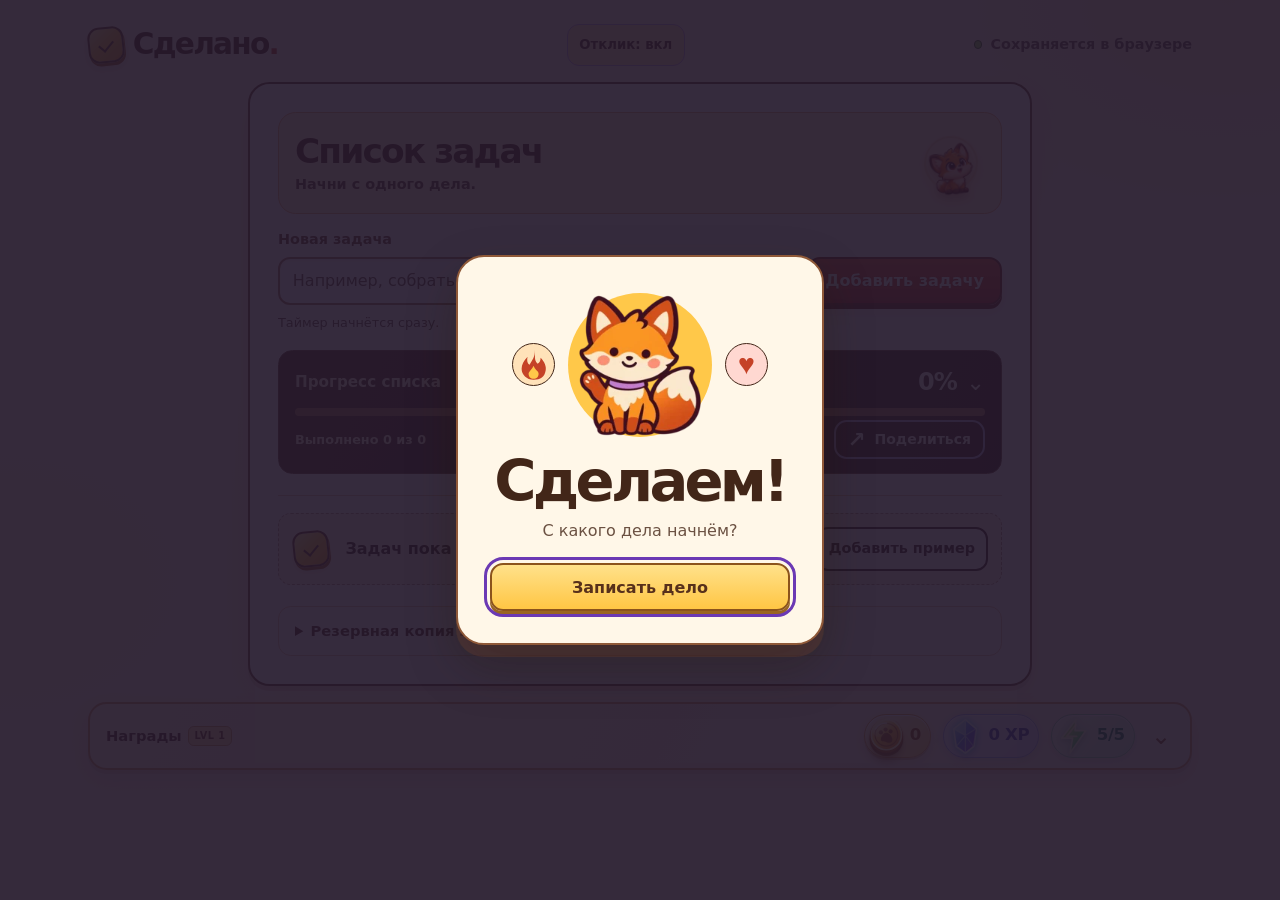
<file: index.html>
<!doctype html>
<html lang="ru">
  <head>
    <meta charset="utf-8">
    <meta name="viewport" content="width=device-width, initial-scale=1">
    <meta name="description" content="«Сделано» — список дел с таймером. Записал задачу — время пошло. Поставил галочку — увидел, сколько времени дело было открыто. Меньше «потом». Больше «готово». Жми и делай!">
    <meta name="theme-color" content="#fff4df">
    <title>Сделано! — одно дело, одна победа</title>

    <!-- No canonical/image URLs until an independent production domain is approved. -->
    <meta property="og:type" content="website">
    <meta property="og:locale" content="ru_RU">
    <meta property="og:site_name" content="Сделано">

    <meta property="og:title" content="Сделано! — одно дело, одна победа">
    <meta property="og:description" content="«Сделано» — список дел с таймером. Записал задачу — время пошло. Поставил галочку — увидел, сколько времени дело было открыто. Меньше «потом». Больше «готово». Жми и делай!">










    <meta name="twitter:title" content="Сделано! — одно дело, одна победа">
    <meta name="twitter:description" content="«Сделано» — список дел с таймером. Записал задачу — время пошло. Поставил галочку — увидел, сколько времени дело было открыто. Меньше «потом». Больше «готово». Жми и делай!">
    <link rel="stylesheet" href="styles.css?v=cloud-1">
    <link rel="stylesheet" href="game-preview.css?v=pause-alert-1">
    <link rel="stylesheet" href="game-juice.css?v=1">
    <link rel="stylesheet" href="brand-flavor.css?v=first-three-wins-1">
    <link rel="stylesheet" href="fox-evolution.css?v=1">
    <link rel="stylesheet" href="fox-evolution-art-v2.css?v=1">
    <link rel="stylesheet" href="fox-ceremony.css?v=31">
    <link rel="stylesheet" href="fox-microreactions.css?v=1">
    <script src="clock.js?v=open-time" defer></script>
    <script src="effects.js?v=31" defer></script>
    <script src="game.js?v=5" defer></script>
    <script src="game-preview.js?v=31" defer></script>
    <script src="focus.js?v=pause-alert-1" defer></script>
    <script src="shop.js?v=1" defer></script>
    <script src="game-juice.js?v=1" defer></script>
    <script src="fox-evolution.js?v=31" defer></script>
    <script src="fox-evolution-art-v2.js?v=1" defer></script>
    <script src="fox-ceremony.js?v=31" defer></script>
    <script src="fox-microreactions.js?v=1" defer></script>
    <script src="share-poster.js" defer></script>
    <script src="analytics.js?v=pilot-1" defer></script>
    <script src="backup.js?v=2" defer></script>
    <script src="cloud-config.js?v=1" defer></script>
    <script src="cloud-merge.js?v=2" defer></script>
    <script src="app.js?v=first-three-wins-1" defer></script>
    <script src="cloud-sync.js?v=2" defer></script>
    <script type="module" src="engine-lab/shadow-runtime.mjs?v=1"></script>
  </head>
  <body>
    <dialog id="welcome" class="welcome" aria-labelledby="welcome-title" aria-describedby="welcome-detail">
      <div class="welcome-art" aria-hidden="true">
        <span class="welcome-spark"><i></i></span>
        <span class="welcome-fox"><img src="assets/fox-mascot.webp" width="144" height="144" alt=""></span>
        <span class="welcome-heart">♥</span>
      </div>
      <h2 id="welcome-title">Сделаем!</h2>
      <p id="welcome-detail">С какого дела начнём?</p>
      <button type="button" id="welcome-start" class="add-button">Записать дело</button>
    </dialog>
    <div class="workspace">
      <header class="site-header">
        <div class="wordmark"><span class="brand-icon" aria-hidden="true"></span> Сделано<span class="wordmark-period">.</span></div>
        <button id="feedback-toggle" class="feedback-toggle" type="button" aria-pressed="true" title="Включить или выключить звук и вибрацию">Отклик: вкл</button>
        <p id="storage-note" class="storage-note"><span aria-hidden="true"></span> Сохраняется в браузере</p>
        <p id="storage-warning" class="storage-warning" role="status" hidden>Сохранение недоступно. Изменения могут исчезнуть после обновления страницы.</p>
      </header>

      <main>
        <section id="shared-achievement" class="shared-achievement" aria-labelledby="shared-achievement-heading" hidden>
          <span class="shared-kicker">Тебе бросили вызов</span>
          <h2 id="shared-achievement-heading">Чей-то результат — твой повод начать!</h2>
          <p id="shared-achievement-detail"></p>
          <button id="shared-start" class="shared-start-button" type="button">Начать свои задачи</button>
        </section>
        <div class="board">
          <section class="task-panel" aria-labelledby="page-heading">
            <div class="mini-hero">
              <div>
                <p class="flavor-kicker">Дела со вкусом</p>
                <h1 id="page-heading" tabindex="-1">Список задач</h1>
                <p>Начни с одного дела.</p>
              </div>
              <span class="game-hero-fox fox-evolution-figure" data-fox-stage="cub" aria-hidden="true">
                <span class="fox-evolution-halo"></span><span class="fox-evolution-tail"></span>
                <span class="fox-evolution-core">
                  <img class="hero-mascot" src="assets/fox-mascot.webp" width="64" height="64" alt="" decoding="async">
                  <span class="game-fox-glasses"></span><span class="game-fox-scarf"></span>
                </span>
                <span class="fox-evolution-crest"></span>
              </span>
            </div>
      <p id="fox-evolution-notice" class="fox-evolution-notice" role="status" aria-live="polite" hidden></p>
            <form id="task-form">
              <label for="task-title">Новая задача</label>
              <div class="form-controls">
                <input id="task-title" name="title" type="text" placeholder="Например, собрать рюкзак" maxlength="200" autocomplete="off" aria-describedby="timer-hint" required>
                <button class="add-button" type="submit">Добавить задачу</button>
              </div>
            </form>
            <div class="task-feedback">
              <p id="timer-hint" class="timer-hint">Таймер начнётся сразу.</p>
              <button id="next-break" class="task-break" type="button" hidden>Передохнуть</button>
            </div>

          <aside id="progress-panel" class="progress-panel" data-stage="first" aria-labelledby="progress-heading">
            <button id="progress-toggle" class="progress-toggle" type="button" aria-expanded="false" aria-controls="progress-details">
              <span id="progress-heading" class="progress-label">Прогресс списка</span>
              <span id="percentage" class="percentage" aria-hidden="true">0%</span>
              <span class="progress-chevron" aria-hidden="true">⌄</span>
            </button>
            <progress id="progress" max="100" value="0" aria-label="Доля выполненных задач"></progress>
            <div class="progress-meta">
              <p id="progress-summary" class="progress-summary" role="status">Выполнено 0 из 0</p>
            <div class="share-progress-block">
              <button id="share-progress" aria-label="Поделиться прогрессом" class="share-progress-button" type="button" aria-haspopup="dialog" aria-controls="share-dialog" aria-describedby="share-progress-hint">
                <span class="share-arrow" aria-hidden="true">↗</span>
                Поделиться
              </button>
              <p id="share-progress-hint" class="share-progress-hint">Личные задачи останутся у тебя.</p>
            </div>
            </div>
            <div id="progress-details" hidden>
            <section id="first-step-guide" class="first-step-guide" aria-labelledby="first-step-title">
              <p id="first-step-label" class="first-step-kicker">МИССИЯ 1 ИЗ 2</p>
              <h3 id="first-step-title">Запиши одно небольшое дело</h3>
              <p id="first-step-detail">Например, собрать рюкзак.</p>
              <button id="first-step-cta" class="first-step-button" type="button">Записать первый шаг</button>
            </section>
            <section id="first-win-card" class="first-win-card" aria-labelledby="first-win-title" hidden>
              <h3 id="first-win-title">Первый шаг сделан!</h3>
              <p id="first-win-detail">Твоё первое дело готово.</p>
              <div class="first-win-actions">
                <button id="first-win-next" class="first-win-next" type="button">Записать ещё одно дело</button>
                <button id="first-win-share" class="first-win-share" type="button">Поделиться победой</button>
              </div>
            </section>
            <section id="three-steps-card" class="three-steps-card" aria-labelledby="three-steps-title" hidden>
              <p class="three-steps-kicker">ДОСТИЖЕНИЕ ОТКРЫТО</p>
              <div class="three-steps-number" aria-hidden="true">3</div>
              <h3 id="three-steps-title">3 ШАГА СДЕЛАНО!</h3>
              <p class="three-steps-description">Три дела — твой новый рекорд. Ты набрал ритм!</p>
              <div class="three-steps-actions">
                <button id="three-steps-next" class="three-steps-next" type="button">Следующий шаг</button>
                <button id="three-steps-share" class="three-steps-share" type="button">Поделиться достижением</button>
              </div>
            </section>
            <div id="next-action" class="next-action" hidden>
              <p id="next-step">Следующий шаг</p>
              <p id="next-detail">Выберите дело, которое хотите сделать первым.</p>
              <button id="next-action-button" class="next-action-button" type="button">Продолжить</button>
            </div>
            <section class="milestone-roadmap" aria-labelledby="milestone-heading">
              <div class="milestone-roadmap-heading">
                <h3 id="milestone-heading">Достижения</h3>
                <span class="milestone-record" id="milestone-record">Рекорд списка — 0</span>
              </div>
              <ol id="milestone-track" class="milestone-track" aria-label="Этапы достижений">
                <li data-goal="1" aria-label="1 шаг: ещё не достигнуто">
                  <span class="milestone-mark" aria-hidden="true">1</span><span class="milestone-label">СТАРТ</span>
                </li>
                <li data-goal="3" aria-label="3 шага: ещё не достигнуто">
                  <span class="milestone-mark" aria-hidden="true">3</span><span class="milestone-label">РИТМ</span>
                </li>
                <li data-goal="5" aria-label="5 шагов: ещё не достигнуто">
                  <span class="milestone-mark" aria-hidden="true">5</span><span class="milestone-label">ТЕМП</span>
                </li>
                <li data-goal="10" aria-label="10 шагов: ещё не достигнуто">
                  <span class="milestone-mark" aria-hidden="true">10</span><span class="milestone-label">СЕРИЯ</span>
                </li>
              </ol>
              <progress id="milestone-next-progress" class="milestone-next-progress" max="1" value="0" aria-label="Прогресс к следующему достижению"></progress>
              <p id="milestone-next-label" class="milestone-next-label" role="status">До отметки 1 — ещё 1 дело.</p>
            </section>
            </div>
          </aside>

            <div class="task-section">
              <div id="filter-group" class="filters" role="group" aria-label="Фильтр задач" hidden>
                <button type="button" data-filter="all" aria-pressed="true">Все</button>
                <button type="button" data-filter="active" aria-pressed="false">В работе</button>
                <button type="button" data-filter="done" aria-pressed="false">Готово</button>
              </div>
              <p id="completion-hint" hidden>После галочки покажем следующее дело, а в конце — «Готово».</p>
              <ul id="tasks" class="task-list" role="list"></ul>
              <button id="completed-toggle" class="completed-toggle" type="button" aria-controls="tasks" aria-expanded="false" hidden>
                <span id="completed-toggle-label">Показать выполненные · 0</span>
                <span class="completed-chevron" aria-hidden="true">⌄</span>
              </button>
              <div id="empty-state" class="empty-state">
                <span class="empty-icon brand-icon" aria-hidden="true"></span>
                <div><p><strong>Задач пока нет</strong></p></div>
                <button id="sample-button" class="outline-button" type="button">Добавить пример</button>
              </div>
              <p id="pilot-note" class="pilot-note" hidden>
                Ты участвуешь в исследовании «Сделано». Счётчики хранятся только на этом устройстве.
                <a href="pilot/">Посмотреть результат и отправить отзыв</a>
              </p>
              <div id="filtered-empty" class="filtered-empty" hidden>
                <p id="filtered-message"></p>
                <button id="clear-filter" class="outline-button" type="button">Показать все</button>
              </div>

              <details id="cloud-sync" class="backup-tools cloud-sync" hidden>
                <summary>Синхронизация между устройствами</summary>
                <div class="backup-content">
                  <p>По желанию подключи облачный аккаунт. Задачи и их названия будут храниться в защищённой базе Supabase и доступны на твоих устройствах. Без входа всё остаётся только в браузере.</p>
                  <div id="cloud-auth-actions">
                    <label for="cloud-email">Электронная почта для входа</label>
                    <input id="cloud-email" type="email" autocomplete="email" required placeholder="you@example.com">
                    <button id="cloud-signin" class="backup-button" type="button">Получить ссылку для входа</button>
                  </div>
                  <div id="cloud-signed-in" hidden>
                    <p>Аккаунт: <strong id="cloud-account"></strong></p>
                    <div class="backup-preview">
                      <button id="cloud-sync-now" class="backup-button" type="button">Синхронизировать сейчас</button>
                      <button id="cloud-signout" class="backup-cancel" type="button">Выйти</button>
                    </div>
                  </div>
                  <div class="backup-preview">
                    <button id="cloud-wallet-toggle" class="backup-button" type="button" hidden>Включить перенос монет и магазина</button>
                  </div>
                  <p id="cloud-wallet-detail" class="backup-hint">Игровые ресурсы пока хранятся только на этом устройстве.</p>
                  <p id="cloud-status" class="backup-status" role="status" aria-live="polite"></p>
                  <p class="backup-hint">Нужен интернет. Если изменения на устройствах конфликтуют, синхронизация останавливается без перезаписи. Перед подключением сохрани резервную копию JSON.</p>
                </div>
              </details>
              <details id="backup-tools" class="backup-tools">
                <summary>Резервная копия задач</summary>
                <div class="backup-content">
                  <p>Полная копия v2 сохраняет задачи, достижения, монеты, XP, энергию и купленные предметы. Файл содержит личные названия задач — никому не передавай без необходимости.</p>
                  <button id="backup-download" class="backup-button" type="button">Скачать полную копию (.json)</button>
                  <label for="backup-file">Восстановить из файла</label>
                  <input id="backup-file" type="file" accept=".json,application/json" aria-describedby="backup-file-hint">
                  <p id="backup-file-hint" class="backup-hint">Поддерживаются копии v1 и v2. Задачи добавляются без дублей. Кошелёк v2 переносится только в пустую игровую коллекцию либо при точном совпадении: разные непустые кошельки не складываются.</p>
                  <div id="backup-preview" class="backup-preview" hidden>
                    <p id="backup-preview-summary"></p>
                    <button id="backup-import" class="backup-button" type="button">Добавить задачи из копии</button>
                    <button id="backup-cancel" class="backup-cancel" type="button">Отмена</button>
                  </div>
                  <p id="backup-status" class="backup-status" role="status" aria-live="polite"></p>
                </div>
              </details>
            </div>
          </section>


        </div>
    <!-- Real XP, coin and energy economy; focus is opt-in and does not block tasks. -->
    <section id="game-preview" class="game-preview" aria-label="Игровые ресурсы">
      <button id="game-preview-toggle" class="game-preview-toggle" type="button" aria-expanded="false" aria-controls="game-preview-details">
        <span class="game-preview-caption"><strong>Награды</strong><small>LVL <span id="game-level-chip">1</span></small></span>
        <span class="game-preview-resources">
          <span id="game-coins" class="game-resource game-resource--coins" aria-label="Монеты: 0">
            <span class="game-resource-icon" aria-hidden="true">
              <svg viewBox="0 0 44 44" focusable="false"><defs><linearGradient id="sdelano-coin" x1="0" y1="0" x2="1" y2="1"><stop stop-color="#fff5a4"/><stop offset=".46" stop-color="#ffc32f"/><stop offset="1" stop-color="#e77908"/></linearGradient></defs><circle cx="22" cy="22" r="20" fill="#ad610d"/><circle cx="22" cy="20" r="18" fill="url(#sdelano-coin)" stroke="#fff2a2" stroke-width="2"/><circle cx="22" cy="20" r="13.6" fill="none" stroke="#bc7011" stroke-width="1.4"/><circle cx="15.4" cy="17.2" r="2.5" fill="#a55c0b"/><circle cx="21" cy="13.8" r="2.5" fill="#a55c0b"/><circle cx="27" cy="16.1" r="2.5" fill="#a55c0b"/><path d="M15.5 24.5c1-4.8 4-7 6.5-7s6 3 7 7c1.2 4.5-3.2 6.3-6.8 4.4-3.2-1.6-7.7.2-6.7-4.4Z" fill="#a55c0b"/><path d="M9 13c4-6 9-7 13-7" fill="none" stroke="#fff5c4" stroke-width="2" stroke-linecap="round"/></svg>
            </span>
            <span class="game-resource-amount">0</span>
          </span>
          <span id="game-xp" class="game-resource game-resource--xp" aria-label="Опыт: 0 XP">
            <span class="game-resource-icon" aria-hidden="true">
              <svg viewBox="0 0 44 44" focusable="false"><defs><linearGradient id="sdelano-crystal" x1="0" y1="0" x2="1" y2="1"><stop stop-color="#a5faff"/><stop offset=".48" stop-color="#6086fc"/><stop offset="1" stop-color="#9d50ee"/></linearGradient></defs><path d="M22 2 35 13l-3 21-10 8-11-8-3-21Z" fill="url(#sdelano-crystal)" stroke="#e0f7ff" stroke-width="2"/><path d="M22 2v40M8 13l14 8 13-8M11 34l11-13 10 13" stroke="#d7f7ff" stroke-opacity=".65" stroke-width="1.4" fill="none"/><path d="M22 2 8 13l14 8Z" fill="#d3feff" fill-opacity=".55"/><path d="M22 21 35 13l-3 21Z" fill="#473bd4" fill-opacity=".28"/></svg>
            </span>
            <span class="game-resource-amount">0 <small>XP</small></span>
          </span>
          <span id="game-energy" class="game-resource game-resource--energy" aria-label="Энергия: 5 из 5">
            <span class="game-resource-icon" aria-hidden="true">
              <svg viewBox="0 0 44 44" focusable="false"><defs><linearGradient id="sdelano-energy" x1="0" y1="0" x2="1" y2="1"><stop stop-color="#e8ff77"/><stop offset=".55" stop-color="#72eb68"/><stop offset="1" stop-color="#18bd9b"/></linearGradient></defs><path d="M25 2 8 24h13l-3 18 19-27H24Z" fill="url(#sdelano-energy)" stroke="#e9ffcb" stroke-width="2" stroke-linejoin="round"/><path d="M25 8 14 22h12" stroke="#fffbc0" stroke-opacity=".8" stroke-width="2" fill="none" stroke-linecap="round"/></svg>
            </span>
            <span class="game-resource-amount">5/5</span>
          </span>
        </span>
        <span class="game-preview-chevron" aria-hidden="true">⌄</span>
      </button>
      <div id="game-preview-details" class="game-preview-details" hidden>
        <div class="game-preview-about">
          <span class="fox-evolution-figure fox-evolution-portrait" data-fox-stage="cub" aria-hidden="true">
            <span class="fox-evolution-halo"></span><span class="fox-evolution-tail"></span>
            <span class="fox-evolution-core">
              <img src="assets/fox-mascot.webp" alt="" width="52" height="52" loading="lazy">
              <span class="game-fox-glasses"></span><span class="game-fox-scarf"></span>
            </span>
            <span class="fox-evolution-crest"></span>
          </span>
          <div>
            <strong>Награды за реальные дела</strong>
            <p>Сделал дело — получи монеты и XP. Фокус добавляет опыт, а энергия восстанавливается со временем.</p>
          </div>
        </div>
        <div class="game-level-details"><span id="game-level-label">Уровень 1</span><span id="game-level-counter">0 / 100 XP</span></div>
        <progress id="game-level-progress" class="game-level-progress" max="100" value="0" aria-label="Опыт к следующему уровню"></progress>
        <section class="fox-evolution-card" aria-label="Рост лисёнка">
          <div class="fox-evolution-card-heading">
            <strong>Лисёнок растёт с тобой</strong>
            <span id="fox-evolution-stage" class="fox-evolution-stage">Малыш · LVL 1</span>
          </div>
          <ol class="fox-evolution-roadmap" aria-label="Четыре стадии взросления">
            <li class="fox-evolution-milestone" data-stage="cub" data-unlocked="true" data-current="true" aria-current="step">Малыш</li>
            <li class="fox-evolution-milestone" data-stage="student" data-unlocked="false" data-current="false">Ученик</li>
            <li class="fox-evolution-milestone" data-stage="hero" data-unlocked="false" data-current="false">Герой</li>
            <li class="fox-evolution-milestone" data-stage="master" data-unlocked="false" data-current="false">Мастер</li>
          </ol>
          <p id="fox-evolution-next" class="fox-evolution-next">До «Ученика» — ещё 250 XP</p>
          <progress id="fox-evolution-progress" class="fox-evolution-progress" value="0" max="250" aria-label="Прогресс роста лисёнка до стадии Ученик"></progress>
        </section>
        <section id="game-focus" class="game-focus" aria-label="Фокус-сессия на 15 минут">
          <div class="game-focus-heading"><strong>Фокус · 15 минут</strong><span id="game-energy-next">Полный заряд</span></div>
          <label class="game-energy-caption" for="game-energy-progress">Заряд для фокуса · 1 единица за 60 минут</label>
          <progress id="game-energy-progress" class="game-energy-progress" value="5" max="5" aria-label="Запас энергии"></progress>
          <div class="game-focus-meter">
            <span id="game-focus-timer" class="game-focus-timer" role="timer" aria-label="Оставшееся время">15:00</span>
            <div class="game-focus-meter-copy"><strong>+5 XP за сессию</strong><span>Максимум 3 бонуса в день</span></div>
          </div>
          <progress id="game-focus-progress" class="game-focus-progress" value="0" max="900000" aria-label="Прогресс фокус-сессии"></progress>
          <div class="game-focus-actions">
            <button id="game-focus-start" type="button">Начать фокус</button>
            <button id="game-focus-pause" type="button" hidden>Пауза</button>
            <button id="game-focus-resume" type="button" hidden>Продолжить</button>
            <button id="game-focus-claim" type="button" hidden>Забрать +5 XP</button>
            <button id="game-focus-cancel" type="button" class="game-focus-cancel" hidden>Отменить</button>
          </div>
          <p id="game-focus-status" class="game-focus-status" role="status" aria-live="polite">Вкладка должна оставаться открытой. При уходе таймер ставится на паузу.</p>
          <div class="game-focus-alert-controls">
            <button id="game-focus-alert-toggle" class="game-focus-alert-toggle" type="button" aria-pressed="false">Уведомление о паузе: выкл</button>
            <p id="game-focus-alert-detail" class="game-focus-alert-detail" aria-live="polite">Необязательно: один сигнал с оставшимся временем, когда фокус встал на паузу.</p>
          </div>
          <p class="game-focus-note">При нулевой энергии список задач работает как обычно. Заряд списывается только при получении бонуса.</p>
        </section>
        <details id="game-shop" class="game-shop">
          <summary><span>Магазин лисёнка</span><span id="game-shop-balance" class="game-shop-wallet">0 монет</span></summary>
          <div class="game-shop-content">
            <div class="game-shop-intro">
              <span class="game-hero-fox game-shop-fox fox-evolution-figure" id="game-shop-fox" data-fox-stage="cub">
                <span class="fox-evolution-halo" aria-hidden="true"></span><span class="fox-evolution-tail" aria-hidden="true"></span>
                <span class="fox-evolution-core">
                  <img src="assets/fox-mascot.webp" width="96" height="96" alt="Лисёнок" loading="lazy">
                  <span class="game-fox-glasses" aria-hidden="true"></span><span class="game-fox-scarf" aria-hidden="true"></span>
                </span>
                <span class="fox-evolution-crest" aria-hidden="true"></span>
              </span>
              <p>Выполняй настоящие дела и украшай своего лисёнка. Монеты игровые, все покупки — только за успехи в приложении.</p>
            </div>
            <ul class="game-shop-grid" aria-label="Предметы магазина">
              <li class="game-shop-card" data-item="scarf">
                <span class="game-shop-icon game-shop-icon--scarf" aria-hidden="true">🧣</span>
                <span class="game-shop-name">Золотой шарфик</span>
                <span class="game-shop-card-status">Цена: 50 монет</span>
                <button class="game-shop-action" type="button">Купить · 50</button>
              </li>
              <li class="game-shop-card" data-item="glasses">
                <span class="game-shop-icon game-shop-icon--glasses" aria-hidden="true">🕶️</span>
                <span class="game-shop-name">Синие очки</span>
                <span class="game-shop-card-status">Цена: 100 монет</span>
                <button class="game-shop-action" type="button">Купить · 100</button>
              </li>
              <li class="game-shop-card" data-item="cosmic">
                <span class="game-shop-icon game-shop-icon--cosmic" aria-hidden="true">🌌</span>
                <span class="game-shop-name">Космическая тема</span>
                <span class="game-shop-card-status">Цена: 150 монет</span>
                <button class="game-shop-action" type="button">Купить · 150</button>
              </li>
              <li class="game-shop-card" data-item="sparkle">
                <span class="game-shop-icon game-shop-icon--sparkle" aria-hidden="true">✨</span>
                <span class="game-shop-name">Искры победы</span>
                <span class="game-shop-card-status">Цена: 200 монет</span>
                <button class="game-shop-action" type="button">Купить · 200</button>
              </li>
            </ul>
            <p id="game-shop-message" class="game-shop-message" role="status" aria-live="polite">Выбирай награду за достигнутые цели. Купленные предметы остаются в коллекции.</p>
            <p class="game-shop-note">Предмет покупается один раз, затем его можно надевать и снимать без дополнительных списаний.</p>
          </div>
        </details>
        <button id="game-preview-try" class="game-preview-try" type="button">Послушать награду (демо)</button>
        <p id="game-preview-feedback" class="game-preview-feedback" role="status" aria-live="polite"></p>
      </div>
    </section>

      </main>
    </div>

    <template id="task-template">
      <li class="task">
        <label class="task-label">
          <input class="task-checkbox" type="checkbox" aria-describedby="completion-hint">
          <span class="task-copy"><span class="task-title"></span><span class="task-clock"></span></span>
        </label>
        <button class="edit-button" type="button"><span aria-hidden="true">✎</span></button>
        <button class="delete-button" type="button"><span class="trash-icon" aria-hidden="true"></span></button>
        <form class="task-edit-form" hidden>
          <label class="task-edit-label">Название задачи
            <input class="task-edit-input" type="text" maxlength="200" autocomplete="off" required>
          </label>
          <div class="task-edit-actions">
            <button class="task-edit-save" type="submit">Сохранить</button>
            <button class="task-edit-cancel" type="button">Отмена</button>
          </div>
        </form>
      </li>
    </template>
    <dialog id="share-dialog" class="share-dialog" aria-labelledby="share-dialog-title" aria-describedby="share-dialog-description">
      <div class="share-dialog-header">
        <h2 id="share-dialog-title">Поделиться результатом</h2>
        <button id="share-close" class="share-close" type="button" aria-label="Закрыть окно отправки">×</button>
      </div>
      <div class="share-score">
        <strong id="share-preview-percentage">0%</strong>
        <span id="share-preview-summary">Выполнено 0 из 0</span>
      </div>
      <p id="share-dialog-description" class="share-dialog-description">Отправь карточку и ссылку другу.</p>
      <div id="share-empty-action" class="share-empty-action" hidden>
        <p>Добавь первую задачу, чтобы поделиться прогрессом.</p>
        <button id="share-create-task" class="share-primary" type="button">Записать задачу</button>
      </div>
      <div id="share-actions" class="share-actions">
        <div class="share-photo-options">
          <img id="share-poster-preview" class="share-personal-preview" src="assets/share-step-1-v2.jpg" width="1200" height="630" loading="lazy" alt="ШАГ: запиши первую задачу — твой ход!">
          <button id="share-image-native" class="share-primary" type="button" hidden>Отправить карточку и ссылку</button>
          <a id="share-image-download" class="share-photo-download" href="assets/share-step-1-v2.jpg" download="sdelano-shag-1.jpg">Скачать общий постер</a>
        </div>
        <button id="share-copy" class="share-copy-button" type="button">Скопировать текст и ссылку</button>
        <button id="share-native" class="share-copy-button" type="button" hidden>Отправить только ссылку</button>
        <div class="share-providers" role="group" aria-label="Отправить ссылку">
          <a id="share-telegram" href="https://t.me/" target="_blank" rel="noopener noreferrer">Ссылка в Telegram</a>
          <a id="share-whatsapp" href="https://wa.me/" target="_blank" rel="noopener noreferrer">Ссылка в WhatsApp</a>
        </div>
        <details id="share-manual" class="share-manual">
          <summary>Показать текст и ссылку</summary>
          <label class="share-field-label" for="share-ready-text">Текст для отправки вручную</label>
          <textarea id="share-ready-text" class="share-ready-text" rows="5" readonly spellcheck="false"></textarea>
        </details>
      </div>
      <p id="share-feedback" class="share-feedback" role="status" aria-live="polite"></p>
    </dialog>
  </body>
</html>
</file>
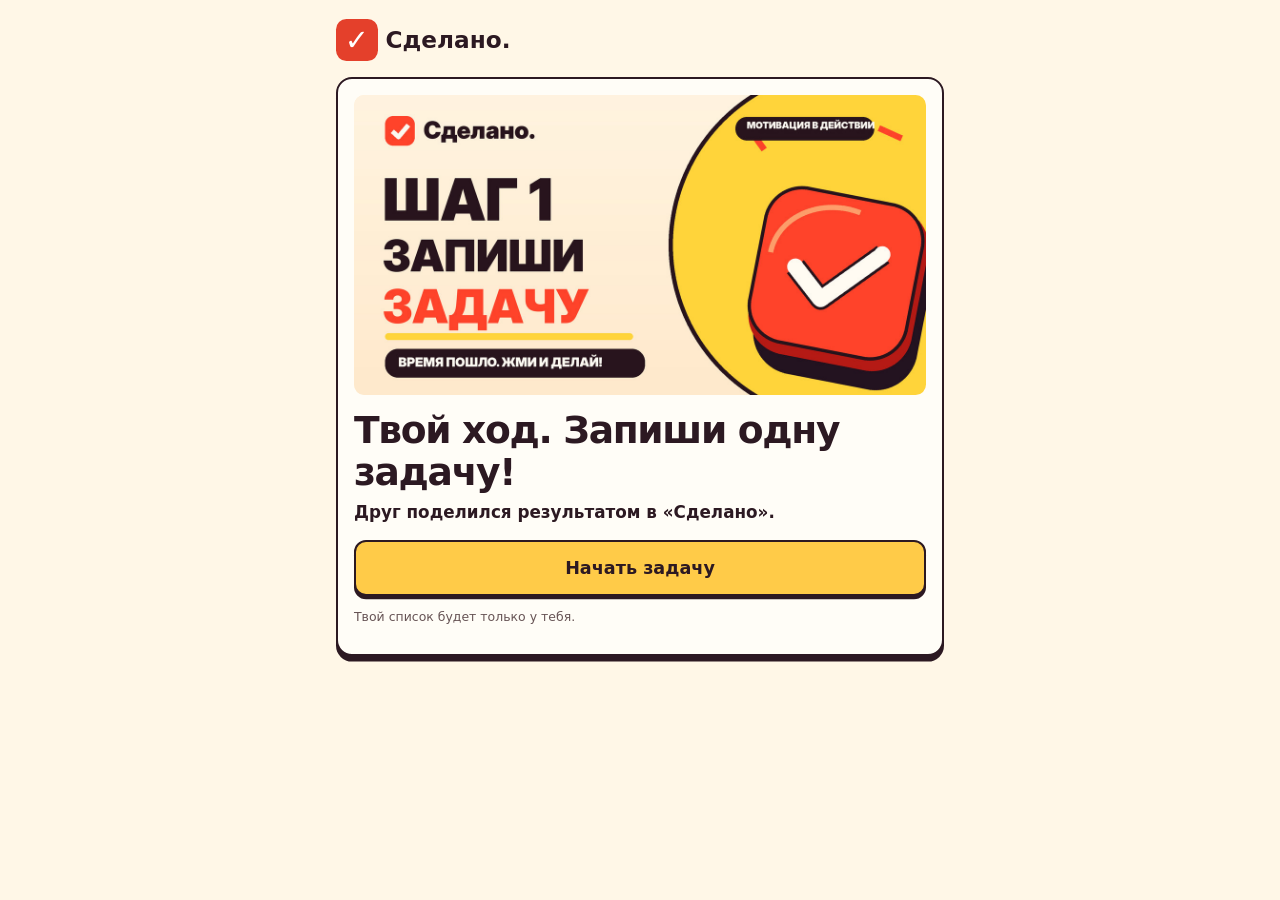
<file: invite/index.html>
<!doctype html>
<html lang="ru">
<head>
  <meta charset="utf-8">
  <meta name="viewport" content="width=device-width, initial-scale=1">
  <meta name="theme-color" content="#fff7e7">
  <title>Твой ход! ШАГ 1 — запиши задачу | Сделано</title>
  <meta name="description" content="Друг делится своим прогрессом. Твой ход: запиши одну задачу, включи таймер и поставь первую галочку. Жми и делай!">

  <meta property="og:type" content="website">
  <meta property="og:locale" content="ru_RU">
  <meta property="og:site_name" content="Сделано">

  <meta property="og:title" content="ТВОЙ ХОД! ШАГ 1 — ЗАПИШИ ЗАДАЧУ">
  <meta property="og:description" content="Друг уже начал. Тебе понадобится одна задача и одна галочка. Время пошло — жми и делай!">








  <meta name="twitter:title" content="ТВОЙ ХОД! ШАГ 1 — ЗАПИШИ ЗАДАЧУ">
  <meta name="twitter:description" content="Друг уже начал. Жми и делай!">
  <style>
    :root { color-scheme: light; font-family: system-ui,-apple-system,Arial,sans-serif; color:#2c1922; background:#fff7e7; }
    * { box-sizing:border-box; }
    body { margin:0; padding:1.2rem; }
    main { max-width:38rem; margin:0 auto; }
    .brand { display:flex; align-items:center; gap:.5rem; font-size:1.45rem; font-weight:900; margin-bottom:1rem; }
    .mark { display:grid; place-items:center; width:2.6rem; height:2.6rem; border-radius:.65rem; color:white; background:#e4402b; font-size:1.8rem; }
    article { padding:1rem; border:2px solid #2c1922; border-radius:1rem; background:#fffdf7; box-shadow:0 .35rem 0 #2c1922; }
    /* Never crop or magnify the share poster in Telegram's in-app browser. */
    .poster-frame { display:flex; justify-content:center; width:100%; min-width:0; overflow:hidden; border-radius:.65rem; background:#fff2d9; }
    .poster-frame img {
      display:block;
      width:100%;
      max-width:100%;
      height:auto;
      max-height:min(35vh, 300px);
      aspect-ratio:auto;
      object-fit:contain;
      object-position:center;
    }
    h1 { margin:.9rem 0 .55rem; font-size:clamp(1.65rem,6vw,2.35rem); line-height:1.12; letter-spacing:-.035em; }
    .stat { margin:.55rem 0; font-size:1.05rem; font-weight:750; }
    .cta { display:block; margin:1.1rem 0 .5rem; padding:1rem; border:2px solid #2c1922; border-radius:.75rem; background:#ffcb48; color:#2c1922; text-align:center; font-size:1.1rem; font-weight:900; text-decoration:none; box-shadow:0 .2rem 0 #2c1922; }
    .cta:hover { background:#ffdd80; }
    .privacy { font-size:.78rem; color:#675455; line-height:1.4; }
    a:focus-visible { outline:3px solid #246bbd; outline-offset:4px; }
    @media(max-width:400px) { body { padding:.65rem; } article { padding:.75rem; } }
  </style>
</head>
<body>
<main>
  <header class="brand"><span class="mark" aria-hidden="true">✓</span> Сделано.</header>
  <article>
    <div class="poster-frame">
      <img src="../assets/share-step-1-v2.jpg" alt="ШАГ 1 — ЗАПИШИ ЗАДАЧУ. Жми и делай!" width="1200" height="630" fetchpriority="high">
    </div>
    <h1>Твой ход. Запиши одну задачу!</h1>
    <p id="friend-score" class="stat">Друг поделился результатом в «Сделано».</p>
    <a id="start-own" class="cta" href="../?utm_source=progress_share&amp;utm_medium=referral&amp;utm_campaign=telegram_invite_v1">Начать задачу</a>
    <p class="privacy">Твой список будет только у тебя.</p>
  </article>
</main>
<script src="../analytics.js"></script>
<script>
  "use strict";
  const analytics = window.sdelanoAnalytics;
  analytics?.track("invite_viewed");
  analytics?.openReferral();
  document.querySelector("#start-own").addEventListener("click", () => analytics?.startReferral());
  const params = new URLSearchParams(location.search);
  const result = /^(\d{1,4})-(\d{1,4})$/.exec(params.get("r") ?? "");
  const number = (value) => /^\d{1,4}$/.test(value ?? "") ? Number(value) : NaN;
  const done = number(result?.[1] ?? params.get("done"));
  const total = number(result?.[2] ?? params.get("total"));
  if (Number.isInteger(total) && total > 0 && total <= 9999 &&
      Number.isInteger(done) && done >= 0 && done <= total) {
    const percent = Math.floor(done * 100 / total);
    document.querySelector("#friend-score").textContent =
      "У друга готово " + done + " из " + total + " задач (" + percent + "%).";
  }
</script>
</body>
</html>
</file>
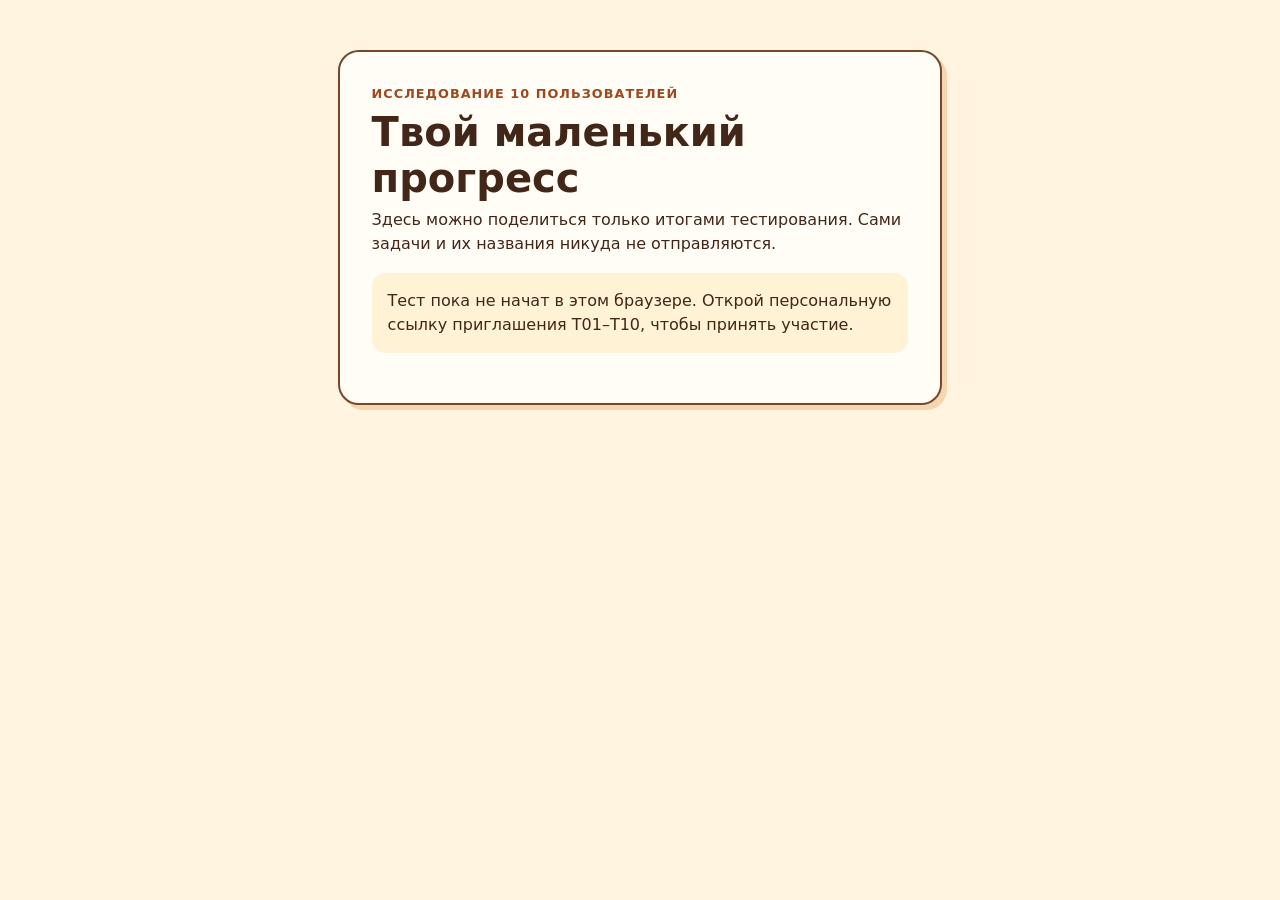
<file: pilot/index.html>
<!doctype html>
<html lang="ru">
<head>
  <meta charset="utf-8">
  <meta name="viewport" content="width=device-width, initial-scale=1">
  <meta name="robots" content="noindex, nofollow">
  <meta name="theme-color" content="#fff4df">
  <title>Мой результат теста — Сделано</title>
  <link rel="stylesheet" href="../styles.css?v=pilot-1">
  <link rel="stylesheet" href="../brand-flavor.css?v=1">
  <script src="../analytics.js?v=pilot-1" defer></script>
  <script src="../pilot.js?v=pilot-1" defer></script>
  <style>
    body { background: #fff4df; }
    .pilot-shell { max-width: 40rem; margin: 2rem auto; padding: 1.1rem; }
    .pilot-box { padding: clamp(1.1rem, 4vw, 2rem); border: 2px solid #77472c; border-radius: 1.3rem; background: #fffdf6; box-shadow: 5px 5px 0 #e9b98180; }
    .pilot-box h1 { margin: .4rem 0; font-size: clamp(1.65rem, 5vw, 2.5rem); line-height: 1.15; }
    .pilot-box p { line-height: 1.5; }
    .pilot-kicker { color: #9d481e; font-size: .8rem; font-weight: 900; letter-spacing: .08em; text-transform: uppercase; }
    .pilot-status { margin: 1.1rem 0; padding: 1rem; background: #fff2d5; border-radius: .85rem; }
    .pilot-status ul { margin: 0; padding-left: 1.35rem; line-height: 1.9; }
    .pilot-box label { display: block; font-weight: 750; margin: 1rem 0 .4rem; }
    .pilot-box textarea { display: block; width: 100%; min-height: 6rem; padding: .75rem; border: 1px solid #8c7798; border-radius: .65rem; font: inherit; resize: vertical; }
    .pilot-box .pilot-actions { display: flex; align-items: stretch; flex-wrap: wrap; gap: .65rem; margin-top: 1rem; }
    .pilot-box button, .pilot-box .pilot-link { display: inline-flex; justify-content: center; align-items: center; padding: .85rem 1rem; min-height: 3rem; border: 2px solid #372343; border-radius: .7rem; font: inherit; font-weight: 800; cursor: pointer; }
    .pilot-box button { color: #512b18; background: linear-gradient(180deg, #ffe7a1, #ffc94e); }
    .pilot-box .pilot-link { color: #372343; background: #fff; text-decoration: none; }
    .pilot-box .pilot-info { color: #685a6e; font-size: .87rem; }
    .pilot-box .pilot-feedback { min-height: 1.6rem; font-weight: 750; }
    .pilot-box [hidden] { display: none !important; }
    .pilot-survey { padding: 1rem; border: 1.5px solid #dfb988; border-radius: .9rem; background: #fff7e8; margin-block: 1rem; }
    .pilot-survey legend { padding-inline: .2rem; font-weight: 900; color: #653922; }
    .pilot-survey .pilot-rating { margin-block: .8rem; }
    .pilot-survey .pilot-rating p { font-size: .82rem; color: #6b5142; }
    .pilot-survey select { width: 100%; max-width: 100%; min-height: 2.8rem; padding: .45rem .65rem; border: 1.5px solid #aa7d58; border-radius: .65rem; background: #fff; color: #422618; font: inherit; }
    .pilot-survey select:focus-visible { outline: 3px solid #6636a3; outline-offset: 2px; }
    .pilot-survey small { display: block; margin-top: .5rem; color: #6b5142; }
  </style>
</head>
<body>
<main class="pilot-shell">
  <section class="pilot-box" aria-labelledby="pilot-title">
    <p class="pilot-kicker">Исследование 10 пользователей</p>
    <h1 id="pilot-title">Твой маленький прогресс</h1>
    <p>Здесь можно поделиться только итогами тестирования. Сами задачи и их названия никуда не отправляются.</p>
    <div id="pilot-absent" class="pilot-status" hidden>
      Тест пока не начат в этом браузере. Открой персональную ссылку приглашения T01–T10, чтобы принять участие.
    </div>
    <div id="pilot-content" hidden>
      <div class="pilot-status">
        <p><strong>Участник <span id="pilot-code">—</span></strong></p>
        <ul>
          <li id="pilot-created">Создал первое дело: —</li>
          <li id="pilot-completed">Выполнил первое дело: —</li>
          <li id="pilot-returned">Вернулся на следующий день: —</li>
        </ul>
        <p id="pilot-eligibility" class="pilot-info"></p>
      </div>
      <p>Если сегодня первый день, выполни одно дело и вернись по своей ссылке завтра. После возвращения отправь отчёт исследователю.</p>
      <fieldset class="pilot-survey">
        <legend>Оцени впечатления · по желанию</legend>
        <div class="pilot-rating">
          <label for="pilot-ease">Насколько легко было понять, с чего начать?</label>
          <select id="pilot-ease">
            <option value="">Не оцениваю</option>
            <option value="1">1 — совсем непонятно</option>
            <option value="2">2 — трудно</option>
            <option value="3">3 — нормально</option>
            <option value="4">4 — легко</option>
            <option value="5">5 — очень легко</option>
          </select>
        </div>
        <div class="pilot-rating" id="pilot-delight-question" hidden>
          <label for="pilot-delight">Насколько приятно было получить награду за выполненное дело?</label>
          <select id="pilot-delight">
            <option value="">Не оцениваю</option>
            <option value="1">1 — совсем не приятно</option>
            <option value="2">2 — скорее не приятно</option>
            <option value="3">3 — нейтрально</option>
            <option value="4">4 — приятно</option>
            <option value="5">5 — очень приятно</option>
          </select>
        </div>
        <small>Оценки сохраняются только в этом браузере. Отправка — только с твоего согласия вместе с отчётом. Можно ничего не выбирать.</small>
      </fieldset>
      <label for="pilot-comment">Что было неудобно? (необязательно)</label>
      <textarea id="pilot-comment" maxlength="500" placeholder="Например: не сразу заметил, где добавить дело. Не пиши имена или названия задач."></textarea>
      <div class="pilot-actions">
        <button type="button" id="pilot-copy">Скопировать обезличенный отчёт</button>
        <a class="pilot-link" href="../">К моим делам</a>
      </div>
      <p id="pilot-feedback" class="pilot-feedback" role="status" aria-live="polite"></p>
      <label id="pilot-fallback-label" for="pilot-export" hidden>Текст для копирования вручную</label>
      <textarea id="pilot-export" readonly hidden></textarea>
      <p class="pilot-info">Отчёт и оценки остаются в браузере до ручного копирования. Никакие имена, названия задач, баланс монет и покупки в отчёт не включаются. Отправка исследователю — только по твоему решению.</p>
    </div>
  </section>
</main>
</body>
</html>
</file>
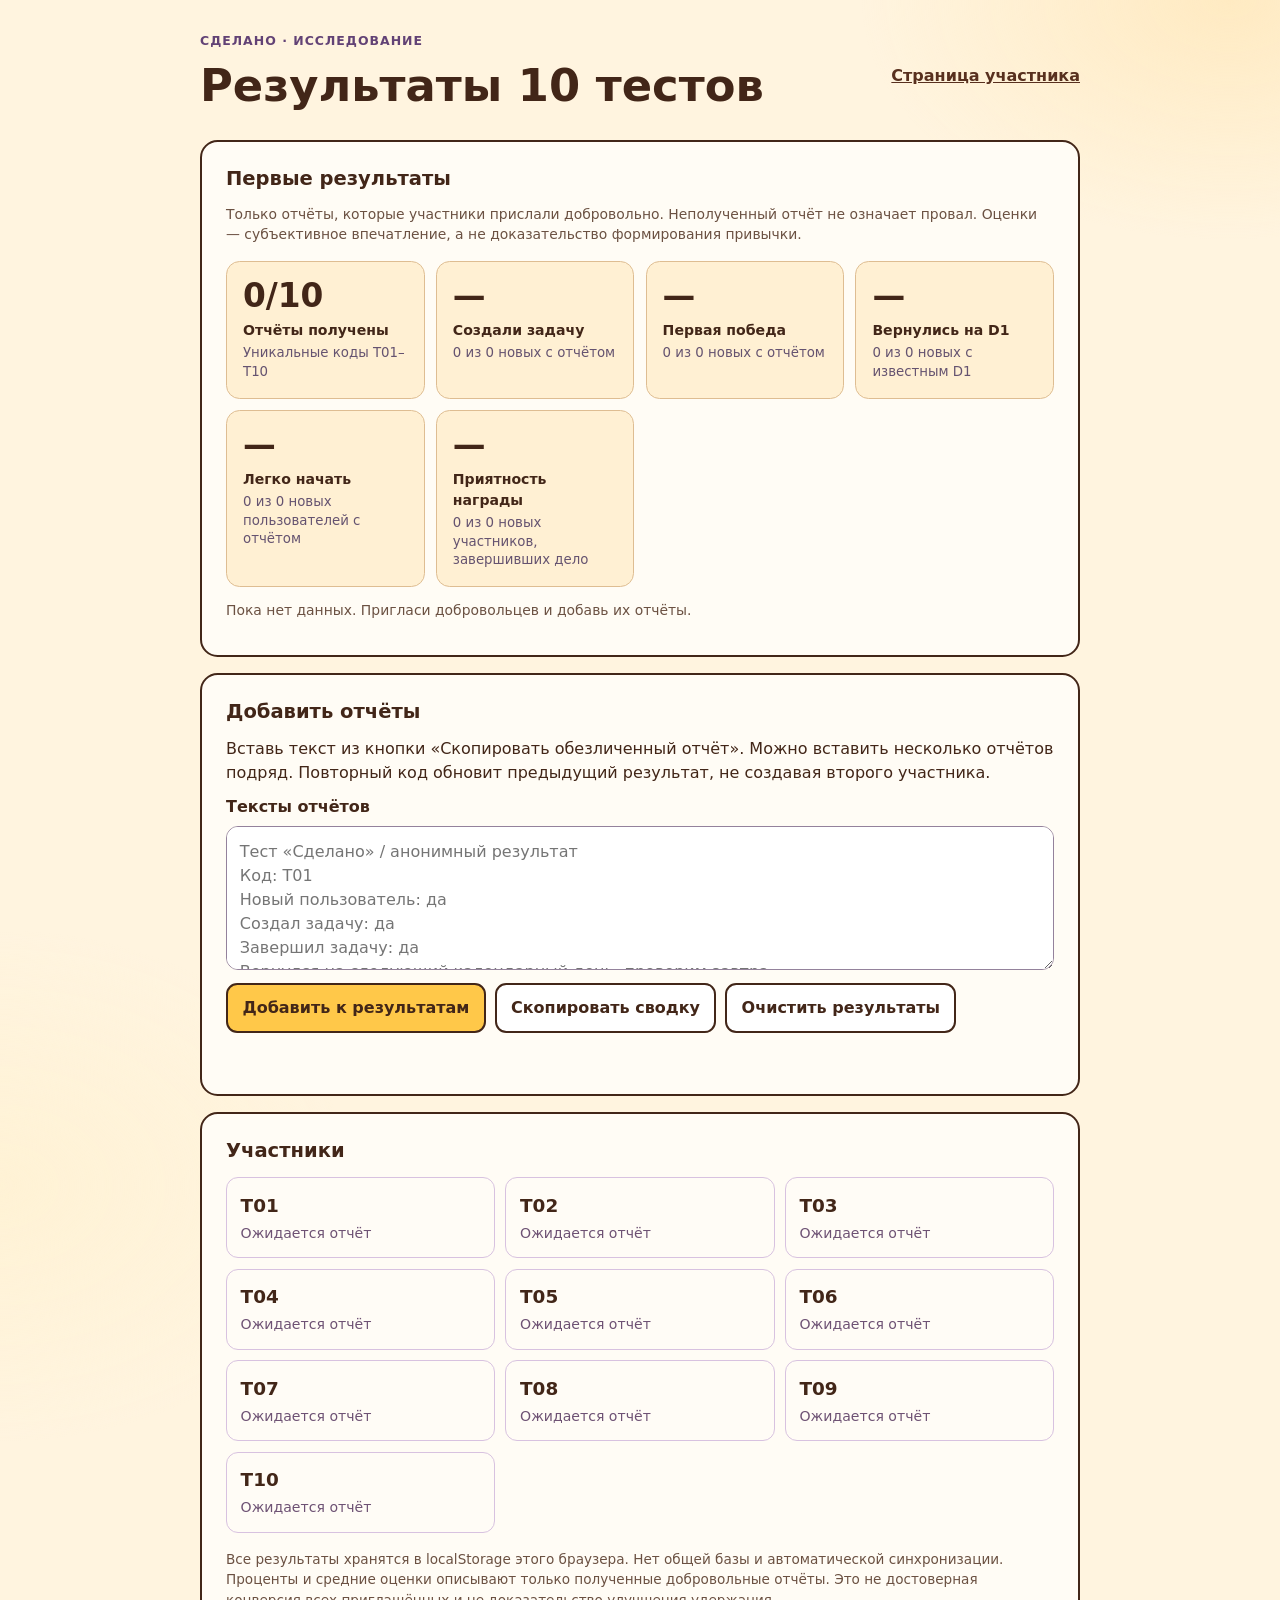
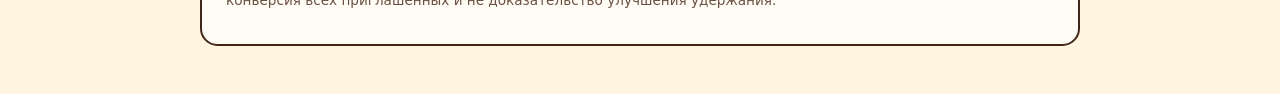
<file: pilot/results/index.html>
<!doctype html>
<html lang="ru">
<head>
  <meta charset="utf-8">
  <meta name="viewport" content="width=device-width, initial-scale=1">
  <meta name="robots" content="noindex, nofollow">
  <meta name="theme-color" content="#fff4df">
  <title>Результаты пилота — Сделано</title>
  <link rel="stylesheet" href="../../styles.css?v=pilot-1">
  <link rel="stylesheet" href="../../brand-flavor.css?v=1">
  <script src="../../pilot-results.js?v=2" defer></script>
  <style>
    .research { max-width: 59rem; padding: clamp(1rem, 4vw, 2rem); margin: 0 auto; }
    .research header { display:flex; align-items:center; justify-content:space-between; gap:.8rem; flex-wrap:wrap; margin-bottom:1.3rem; }
    .research h1 { font-size:clamp(1.9rem,5vw,2.8rem); line-height:1.12; margin:.5rem 0; }
    .research h2 { font-size:1.22rem; line-height:1.35; margin-bottom:.7rem; }
    .research p { margin-bottom:.65rem; }
    .research .back { font-weight:800; color:var(--plum); }
    .research .section { border:2px solid var(--ink); border-radius:1.1rem; background:var(--card); padding:clamp(1rem,3vw,1.5rem); margin-bottom:1rem; }
    .research .kicker { letter-spacing:.08em; font-weight:850; font-size:.78rem; color:#624275; text-transform:uppercase; }
    .research .muted { color:var(--muted); font-size:.87rem; }
    .research .metrics { display:grid; grid-template-columns:repeat(auto-fit,minmax(min(100%,11.5rem),1fr)); gap:.7rem; margin-top:1rem; }
    .research .metric { padding:1rem; border-radius:.85rem; background:#fff0d3; border:1px solid #debd92; }
    .research .metric strong { display:block; font-size:clamp(1.55rem,4vw,2.05rem); font-weight:850; font-variant-numeric:tabular-nums; line-height:1.15; }
    .research .metric span { display:block; font-weight:750; font-size:.88rem; margin-top:.25rem; }
    .research .metric small { display:block; color:#655370; margin-top:.2rem; line-height:1.4; }
    .research label { display:block; font-weight:800; margin-bottom:.45rem; }
    .research textarea { display:block; width:100%; font:inherit; resize:vertical; border:1px solid #94829c; background:white; color:var(--ink); padding:.8rem; border-radius:.75rem; min-height:9rem; }
    .research textarea:focus-visible { outline:3px solid var(--focus); outline-offset:2px; }
    .research .actions { display:flex; flex-wrap:wrap; gap:.55rem; margin-top:.8rem; }
    .research button { padding:.7rem .9rem; min-height:2.9rem; background:var(--sun); border:2px solid var(--ink); border-radius:.7rem; color:var(--ink); font:inherit; font-weight:800; }
    .research button.secondary { background:white; }
    .research .feedback { min-height:1.5rem; color:var(--plum); font-weight:750; margin:.8rem 0 0; }
    .research .feedback.error { color:#ac251c; }
    .research .grid { display:grid; grid-template-columns:repeat(auto-fit,minmax(min(100%,13rem),1fr)); gap:.65rem; list-style:none; padding:0; margin-top:.8rem; }
    .research .person { border:1px solid #d8c2e0; border-radius:.75rem; padding:.85rem; background:#fffcf6; min-width:0; }
    .research .person strong { font-size:1.15rem; }
    .research .person span { display:block; font-size:.88rem; margin-top:.2rem; }
    .research .person small { display:block; color:var(--muted); margin-top:.35rem; overflow-wrap:anywhere; }
    .research .person .pending { color:#6e5274; }
    .research .footer { font-size:.85rem; color:var(--muted); margin-top:1rem; }
    .research [hidden] { display:none !important; }
    @media(max-width:370px) { .research .actions button { width:100%; } .research .section { padding:.9rem; } }
  </style>
</head>
<body>
<main class="research">
  <header>
    <div><p class="kicker">Сделано · исследование</p><h1>Результаты 10 тестов</h1></div>
    <a class="back" href="../">Страница участника</a>
  </header>
  <section class="section" aria-labelledby="summary-title">
    <h2 id="summary-title">Первые результаты</h2>
    <p class="muted">Только отчёты, которые участники прислали добровольно. Неполученный отчёт не означает провал. Оценки — субъективное впечатление, а не доказательство формирования привычки.</p>
    <div class="metrics">
      <div class="metric"><strong id="reports-count">0/10</strong><span>Отчёты получены</span><small>Уникальные коды T01–T10</small></div>
      <div class="metric"><strong id="created-rate">—</strong><span>Создали задачу</span><small id="created-denominator">Среди новых участников с отчётом</small></div>
      <div class="metric"><strong id="completed-rate">—</strong><span>Первая победа</span><small id="completed-denominator">Среди новых участников с отчётом</small></div>
      <div class="metric"><strong id="d1-rate">—</strong><span>Вернулись на D1</span><small id="d1-denominator">Среди новых участников с известным D1</small></div>
      <div class="metric"><strong id="ease-score">—</strong><span>Легко начать</span><small id="ease-denominator">Оценка от 1 до 5, только ответившие</small></div>
      <div class="metric"><strong id="delight-score">—</strong><span>Приятность награды</span><small id="delight-denominator">Оценка от 1 до 5 после выполненного дела</small></div>
    </div>
    <p id="quality-note" class="muted" style="margin-top:.8rem">Пока нет данных.</p>
  </section>
  <section class="section" aria-labelledby="import-title">
    <h2 id="import-title">Добавить отчёты</h2>
    <p>Вставь текст из кнопки «Скопировать обезличенный отчёт». Можно вставить несколько отчётов подряд. Повторный код обновит предыдущий результат, не создавая второго участника.</p>
    <label for="reports-input">Тексты отчётов</label>
    <textarea id="reports-input" placeholder="Тест «Сделано» / анонимный результат&#10;Код: T01&#10;Новый пользователь: да&#10;Создал задачу: да&#10;Завершил задачу: да&#10;Вернулся на следующий календарный день: проверим завтра&#10;Лёгкость начала (1–5): 4&#10;Приятность награды (1–5): 5&#10;Комментарий (добровольно): нет" spellcheck="false"></textarea>
    <div class="actions">
      <button type="button" id="import-reports">Добавить к результатам</button>
      <button type="button" class="secondary" id="copy-results">Скопировать сводку</button>
      <button type="button" class="secondary" id="clear-results">Очистить результаты</button>
    </div>
    <p id="import-feedback" class="feedback" role="status" aria-live="polite"></p>
    <label for="results-export" id="export-label" hidden>Текст сводки для ручного копирования</label>
    <textarea id="results-export" readonly hidden></textarea>
  </section>
  <section class="section" aria-labelledby="people-title">
    <h2 id="people-title">Участники</h2>
    <ul id="participants" class="grid" aria-label="Все 10 исследовательских кодов"></ul>
    <p class="footer">Все результаты хранятся в localStorage этого браузера. Нет общей базы и автоматической синхронизации. Проценты и средние оценки описывают только полученные добровольные отчёты. Это не достоверная конверсия всех приглашённых и не доказательство улучшения удержания.</p>
  </section>
</main>
</body>
</html>
</file>
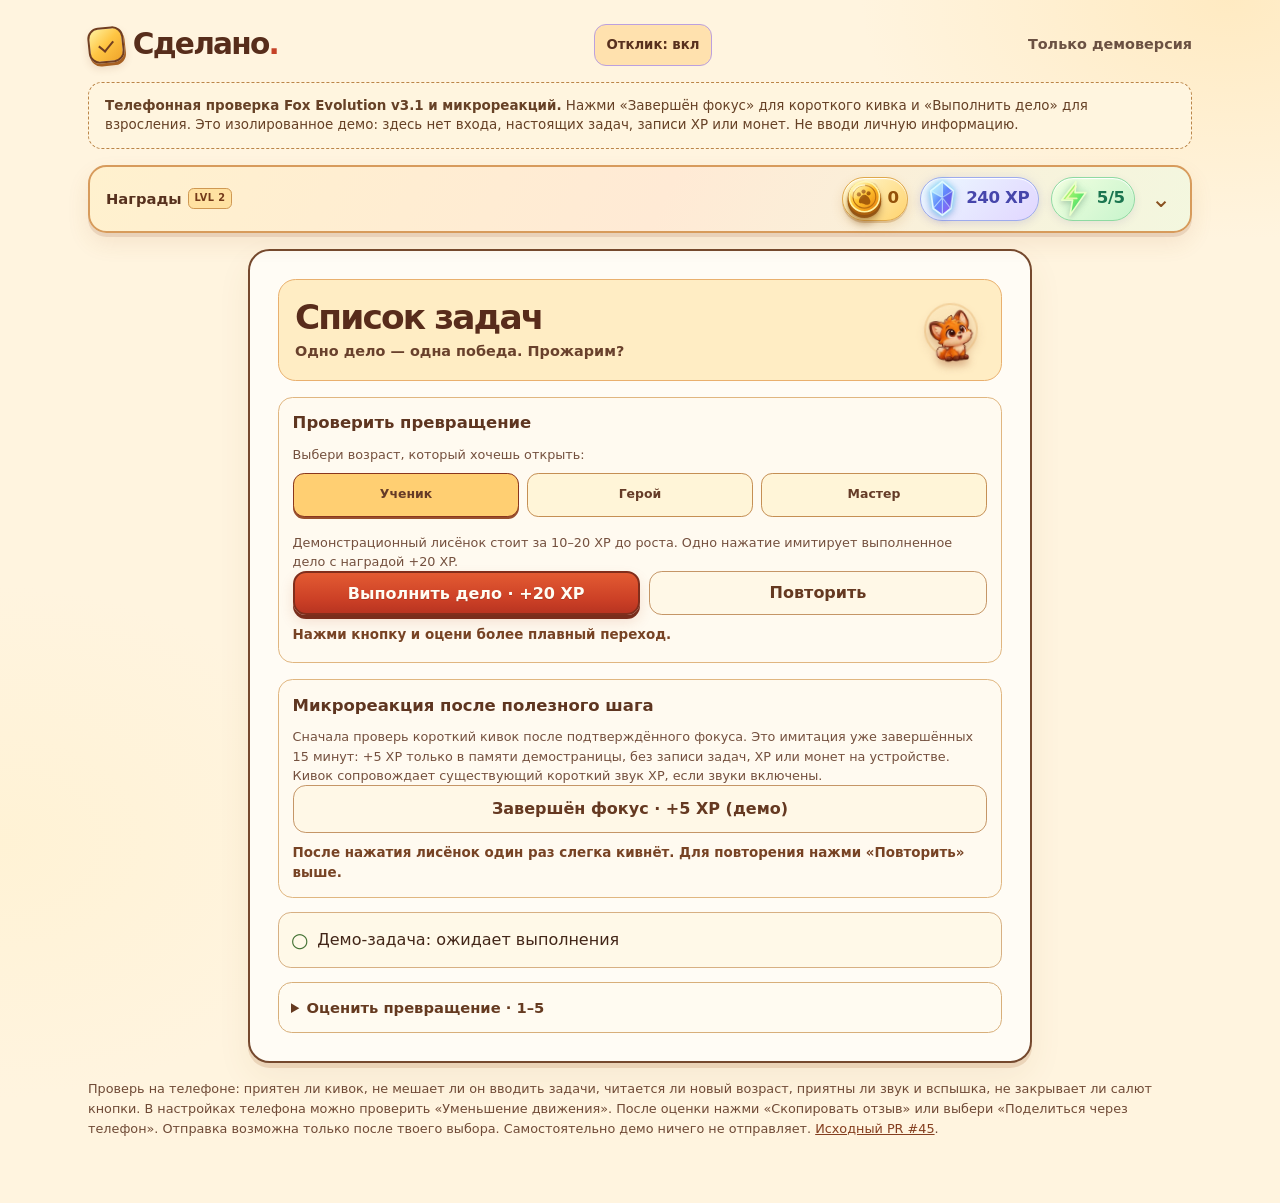
<file: fox-phone-preview.html>
<!doctype html>
<html lang="ru">
<head>
<meta charset="utf-8">
<meta name="viewport" content="width=device-width, initial-scale=1">
<meta name="theme-color" content="#fff4df">
<meta name="robots" content="noindex,nofollow,noarchive">
<meta name="referrer" content="no-referrer">
<title>Сделано · Fox Evolution v3 · проверка на телефоне</title>
<link rel="stylesheet" href="styles.css?v=cloud-1">
<link rel="stylesheet" href="game-preview.css?v=4">
<link rel="stylesheet" href="game-juice.css?v=1">
<link rel="stylesheet" href="brand-flavor.css?v=1">
<link rel="stylesheet" href="fox-evolution.css?v=1">
<link rel="stylesheet" href="fox-evolution-art-v2.css?v=1">
<link rel="stylesheet" href="fox-ceremony.css?v=31">
<link rel="stylesheet" href="fox-microreactions.css?v=1">
<style>
.phone-qa-banner{margin:.55rem 0 .9rem;padding:.8rem 1rem;border:1.5px dashed #bb8548;border-radius:.85rem;background:#fff5df;color:#664126;font-size:.84rem;line-height:1.45}
.phone-qa-panel{padding:.85rem;margin-top:1rem;border:1.5px solid #e0b680;border-radius:.9rem;background:#fffaf0}
.phone-qa-panel h2{margin:0 0 .5rem;font-size:1.03rem;color:#5e3520}
.phone-qa-stages{display:grid;grid-template-columns:repeat(3,minmax(0,1fr));gap:.45rem;margin:.55rem 0 1rem}
.phone-qa-stages a{display:flex;align-items:center;justify-content:center;min-height:44px;padding:.35rem .2rem;border:1.5px solid #c58f54;border-radius:.7rem;background:#fff5d8;text-align:center;color:#653b27;text-decoration:none;font-weight:750;font-size:.78rem}
.phone-qa-stages a[aria-current="page"]{border-color:#8a361d;background:#ffcf72;box-shadow:0 2px 0 #99502e}
.phone-qa-actions{display:flex;gap:.55rem;flex-wrap:wrap}
.phone-qa-actions button{min-height:44px;flex:1}
.phone-qa-secondary{padding:.5rem .8rem;border:1.5px solid #c59667;border-radius:.8rem;background:#fff8e7;color:#653921;font-weight:800;cursor:pointer}
.phone-qa-secondary:focus-visible,.phone-qa-stages a:focus-visible{outline:3px solid #7142af;outline-offset:2px}
.phone-qa-result{min-height:1.45rem;color:#774324;font-weight:750;font-size:.84rem;margin:.65rem 0 0}
.phone-qa-card{margin-top:.85rem;padding:.75rem;border:1.5px solid #d7b083;border-radius:.8rem;background:#fff9e8;display:flex;gap:.55rem;align-items:center}
.phone-qa-card .phone-qa-check{font-size:1.25rem;color:#447335}
.phone-qa-footer{margin:1rem 0;color:#6f4a36;font-size:.8rem;line-height:1.55}
.phone-qa-footer a{color:#843e1f;text-decoration:underline}
.phone-qa-hint{font-size:.8rem;margin-top:.55rem;color:#74503e}
.phone-review{margin:.9rem 0 0;border:1.5px solid #d8af7a;background:#fffbf1;border-radius:.85rem;overflow:hidden;color:#653a20}
.phone-review>summary{padding:.85rem .75rem;cursor:pointer;min-height:48px;font-size:.92rem;font-weight:850;list-style-position:inside}
.phone-review>summary:focus-visible{outline:3px solid #7044aa;outline-offset:-3px}
.phone-review-body{padding:0 .8rem .9rem}
.phone-review-body p{font-size:.79rem;line-height:1.45;color:#815535;margin:.1rem 0 .8rem}
.phone-review-field{border:0;padding:0;margin:0 0 .9rem;min-width:0}
.phone-review-field legend{font-size:.85rem;font-weight:800;color:#67371d;margin:0 0 .36rem}
.phone-review-field[hidden],.phone-review-share[hidden],.phone-review-prev[hidden]{display:none!important}
.phone-review-step{font-size:.8rem;font-weight:800;color:#794621;margin:.2rem 0 .7rem!important}
.phone-review-nav{display:flex;gap:.45rem;align-items:center;justify-content:space-between;margin:0 0 .8rem}
.phone-review-nav[hidden],.phone-review-step[hidden]{display:none!important}
.phone-review-actions[hidden]{display:none!important}
.phone-review-nav button{min-height:44px;flex:1;border:1.5px solid #c28a53;border-radius:.65rem;background:#fff0d3;color:#693818;font-weight:800;margin:0}
.phone-review-nav button:focus-visible{outline:3px solid #7144a5;outline-offset:2px}
.phone-review-share{display:block;width:100%;border:1.5px solid #bf8950;border-radius:.7rem;background:#fff2d8;color:#683a20;font-weight:800}

.phone-review-scale{display:grid;grid-template-columns:repeat(5,minmax(0,1fr));gap:.45rem}
.phone-review-scale label{position:relative;min-width:0;cursor:pointer}
.phone-review-scale input{position:absolute;opacity:0;inset:0;width:100%;height:100%;cursor:pointer}
.phone-review-scale label span{display:flex;justify-content:center;align-items:center;min-height:44px;border:1.5px solid #cf9e65;border-radius:.68rem;background:#fff8e8;color:#653a20;font-weight:900}
.phone-review-scale input:checked+span{background:#ffc86f;border-color:#873e19;box-shadow:0 2px 0 #a56835}
.phone-review-scale input:focus-visible+span{outline:3px solid #7144a5;outline-offset:2px}
.phone-review-note{display:block;font-weight:750;font-size:.82rem;margin:.35rem 0}
.phone-review textarea{display:block;width:100%;box-sizing:border-box;min-height:76px;padding:.65rem;border:1.5px solid #d2a879;border-radius:.6rem;background:#fffefb;color:#553019;font:inherit;font-size:.88rem;resize:vertical}
.phone-review textarea:focus-visible{outline:3px solid #7144a5;outline-offset:2px}
.phone-review button{min-height:44px;margin-top:.65rem}
.phone-review button:disabled{opacity:.6;cursor:not-allowed}
.phone-review-finish{margin:.5rem 0;padding:.8rem .75rem;border:1.5px solid #b88a47;border-radius:.75rem;background:linear-gradient(115deg,#fff0c1,#ffdf99);color:#5b321a}
.phone-review-finish strong{display:block;font-size:.96rem;line-height:1.3}
.phone-review-finish p{margin:.2rem 0 .55rem;color:#73451f;font-size:.82rem}
.phone-review-finish[hidden],.phone-review-edit[hidden]{display:none!important}
.phone-review-edit{border:1.5px solid #b68a55;border-radius:.65rem;background:#fff9e9;padding:.4rem .8rem;color:#663c22;font-weight:800}
.phone-review-status{font-size:.8rem;color:#714326;min-height:1.5em;margin:.55rem 0 0!important}
.phone-review-output-label{display:block;margin-top:.55rem;font-size:.8rem;font-weight:800}
.phone-review-output[hidden],.phone-review-output-label[hidden]{display:none!important}
@media(max-width:350px){.phone-review-scale{gap:.28rem}.phone-review-body{padding-inline:.55rem}}
@media(max-width:350px){.phone-qa-stages a{font-size:.7rem}.phone-qa-actions{display:grid;grid-template-columns:1fr}.phone-qa-panel{padding:.6rem}}
</style>
<script>
(() => {
"use strict";
// Deliberately in-memory only. NO real app code, auth, persistence or analytics.
const choices={student:240,hero:990,master:2690};
const param=new URLSearchParams(location.search).get("stage");
const chosen=Object.prototype.hasOwnProperty.call(choices,param)?param:"student";
const wallet={xp:choices[chosen],coins:0,energy:5};
const threshold=level=>25*(level-1)*(level+2);
const levelFor=xp=>{let level=1;while(level<100&&xp>=threshold(level+1))level++;return level;};
window.__sdelanoPhoneDemo={wallet,chosen,levelFor};
window.sdelanoGame=Object.freeze({
  key:"phone-preview-do-not-persist",
  threshold,
  inspect(){
    const level=levelFor(wallet.xp);
    return {available:true,xp:wallet.xp,coins:wallet.coins,
      energy:wallet.energy,maxEnergy:5,level,
      levelStart:threshold(level),levelEnd:threshold(level+1)};
  }
});
let soundOn=true, audio=null;
window.taskFeedback={
  isEnabled(){return soundOn;},
  setEnabled(value){soundOn=Boolean(value);},
  play(kind="tap"){
    if(!soundOn)return;
    try{
      const Type=window.AudioContext||window.webkitAudioContext;
      if(!Type)return;
      if(!audio)audio=new Type();
      if(audio.state==="suspended")void audio.resume();
      const base={tap:520,complete:700,coins:990,xp:800,reward:910}[kind]||520;
      const notes=kind==="xp"
        ? [[590,0,.09],[790,.085,.11],[1030,.19,.145]]
        : kind==="level"
        ? [[560,0,.12],[730,.13,.15],[910,.28,.17]]
        : [[base,0,.14]];
      const t=audio.currentTime;
      for(const [frequency,delay,length] of notes){
        const oscillator=audio.createOscillator(),gain=audio.createGain();
        oscillator.type="sine";
        oscillator.frequency.setValueAtTime(frequency,t+delay);
        if(kind!=="level")oscillator.frequency.linearRampToValueAtTime(frequency*1.24,t+delay+length*.8);
        gain.gain.setValueAtTime(.0001,t+delay);
        gain.gain.exponentialRampToValueAtTime(kind==="level"?.022:kind==="xp"?.041:.035,t+delay+.018);
        gain.gain.exponentialRampToValueAtTime(.0001,t+delay+length);
        oscillator.connect(gain).connect(audio.destination);
        oscillator.start(t+delay);oscillator.stop(t+delay+length+.01);
      }
    }catch{/* Audio never blocks the page. */}
  }
};
})();
</script>
<script src="game-preview.js?v=31" defer></script>
<script src="game-juice.js?v=1" defer></script>
<script src="fox-evolution.js?v=1" defer></script>
<script src="fox-evolution-art-v2.js?v=1" defer></script>
<script src="fox-ceremony.js?v=31" defer></script>
<script src="fox-microreactions.js?v=1" defer></script>
<script src="fox-phone-preview.js?v=1" defer></script>
<script src="fox-micro-phone-preview.js?v=1" defer></script>
<script src="fox-phone-feedback.js?v=1" defer></script>
</head>
<body>
<div class="workspace">
<header class="site-header">
<div class="wordmark"><span class="brand-icon" aria-hidden="true"></span> Сделано<span class="wordmark-period">.</span></div>
<button type="button" class="feedback-toggle" id="feedback-toggle" aria-pressed="true">Отклик: вкл</button>
<p class="storage-note">Только демоверсия</p>
</header>
<p class="phone-qa-banner"><strong>Телефонная проверка Fox Evolution v3.1 и микрореакций.</strong> Нажми «Завершён фокус» для короткого кивка и «Выполнить дело» для взросления. Это изолированное демо: здесь нет входа, настоящих задач, записи XP или монет. Не вводи личную информацию.</p>
    <section id="game-preview" class="game-preview" aria-label="Игровые ресурсы">
      <button id="game-preview-toggle" class="game-preview-toggle" type="button" aria-expanded="false" aria-controls="game-preview-details">
        <span class="game-preview-caption"><strong>Награды</strong><small>LVL <span id="game-level-chip">1</span></small></span>
        <span class="game-preview-resources">
          <span id="game-coins" class="game-resource game-resource--coins" aria-label="Монеты: 0">
            <span class="game-resource-icon" aria-hidden="true">
              <svg viewBox="0 0 44 44" focusable="false"><defs><linearGradient id="sdelano-coin" x1="0" y1="0" x2="1" y2="1"><stop stop-color="#fff5a4"/><stop offset=".46" stop-color="#ffc32f"/><stop offset="1" stop-color="#e77908"/></linearGradient></defs><circle cx="22" cy="22" r="20" fill="#ad610d"/><circle cx="22" cy="20" r="18" fill="url(#sdelano-coin)" stroke="#fff2a2" stroke-width="2"/><circle cx="22" cy="20" r="13.6" fill="none" stroke="#bc7011" stroke-width="1.4"/><circle cx="15.4" cy="17.2" r="2.5" fill="#a55c0b"/><circle cx="21" cy="13.8" r="2.5" fill="#a55c0b"/><circle cx="27" cy="16.1" r="2.5" fill="#a55c0b"/><path d="M15.5 24.5c1-4.8 4-7 6.5-7s6 3 7 7c1.2 4.5-3.2 6.3-6.8 4.4-3.2-1.6-7.7.2-6.7-4.4Z" fill="#a55c0b"/><path d="M9 13c4-6 9-7 13-7" fill="none" stroke="#fff5c4" stroke-width="2" stroke-linecap="round"/></svg>
            </span>
            <span class="game-resource-amount">0</span>
          </span>
          <span id="game-xp" class="game-resource game-resource--xp" aria-label="Опыт: 0 XP">
            <span class="game-resource-icon" aria-hidden="true">
              <svg viewBox="0 0 44 44" focusable="false"><defs><linearGradient id="sdelano-crystal" x1="0" y1="0" x2="1" y2="1"><stop stop-color="#a5faff"/><stop offset=".48" stop-color="#6086fc"/><stop offset="1" stop-color="#9d50ee"/></linearGradient></defs><path d="M22 2 35 13l-3 21-10 8-11-8-3-21Z" fill="url(#sdelano-crystal)" stroke="#e0f7ff" stroke-width="2"/><path d="M22 2v40M8 13l14 8 13-8M11 34l11-13 10 13" stroke="#d7f7ff" stroke-opacity=".65" stroke-width="1.4" fill="none"/><path d="M22 2 8 13l14 8Z" fill="#d3feff" fill-opacity=".55"/><path d="M22 21 35 13l-3 21Z" fill="#473bd4" fill-opacity=".28"/></svg>
            </span>
            <span class="game-resource-amount">0 <small>XP</small></span>
          </span>
          <span id="game-energy" class="game-resource game-resource--energy" aria-label="Энергия: 5 из 5">
            <span class="game-resource-icon" aria-hidden="true">
              <svg viewBox="0 0 44 44" focusable="false"><defs><linearGradient id="sdelano-energy" x1="0" y1="0" x2="1" y2="1"><stop stop-color="#e8ff77"/><stop offset=".55" stop-color="#72eb68"/><stop offset="1" stop-color="#18bd9b"/></linearGradient></defs><path d="M25 2 8 24h13l-3 18 19-27H24Z" fill="url(#sdelano-energy)" stroke="#e9ffcb" stroke-width="2" stroke-linejoin="round"/><path d="M25 8 14 22h12" stroke="#fffbc0" stroke-opacity=".8" stroke-width="2" fill="none" stroke-linecap="round"/></svg>
            </span>
            <span class="game-resource-amount">5/5</span>
          </span>
        </span>
        <span class="game-preview-chevron" aria-hidden="true">⌄</span>
      </button>
      <div id="game-preview-details" class="game-preview-details" hidden>
        <div class="game-preview-about">
          <span class="fox-evolution-figure fox-evolution-portrait" data-fox-stage="cub" aria-hidden="true">
            <span class="fox-evolution-halo"></span><span class="fox-evolution-tail"></span>
            <span class="fox-evolution-core">
              <img src="assets/fox-mascot.webp" alt="" width="52" height="52" loading="lazy">
              <span class="game-fox-glasses"></span><span class="game-fox-scarf"></span>
            </span>
            <span class="fox-evolution-crest"></span>
          </span>
          <div>
            <strong>Награды за реальные дела</strong>
            <p>Сделал дело — получи монеты и XP. Фокус добавляет опыт, а энергия восстанавливается со временем.</p>
          </div>
        </div>
        <div class="game-level-details"><span id="game-level-label">Уровень 1</span><span id="game-level-counter">0 / 100 XP</span></div>
        <progress id="game-level-progress" class="game-level-progress" max="100" value="0" aria-label="Опыт к следующему уровню"></progress>
        <section class="fox-evolution-card" aria-label="Рост лисёнка">
          <div class="fox-evolution-card-heading">
            <strong>Лисёнок растёт с тобой</strong>
            <span id="fox-evolution-stage" class="fox-evolution-stage">Малыш · LVL 1</span>
          </div>
          <ol class="fox-evolution-roadmap" aria-label="Четыре стадии взросления">
            <li class="fox-evolution-milestone" data-stage="cub" data-unlocked="true" data-current="true" aria-current="step">Малыш</li>
            <li class="fox-evolution-milestone" data-stage="student" data-unlocked="false" data-current="false">Ученик</li>
            <li class="fox-evolution-milestone" data-stage="hero" data-unlocked="false" data-current="false">Герой</li>
            <li class="fox-evolution-milestone" data-stage="master" data-unlocked="false" data-current="false">Мастер</li>
          </ol>
          <p id="fox-evolution-next" class="fox-evolution-next">До «Ученика» — ещё 250 XP</p>
          <progress id="fox-evolution-progress" class="fox-evolution-progress" value="0" max="250" aria-label="Прогресс роста лисёнка до стадии Ученик"></progress>
        </section>

        <button id="game-preview-try" class="game-preview-try" type="button">Послушать награду (демо)</button>
        <p id="game-preview-feedback" class="game-preview-feedback" role="status" aria-live="polite"></p>
      </div>
      <p id="fox-evolution-notice" class="fox-evolution-notice" role="status" aria-live="polite" hidden></p>
    </section>
<main>
<div class="board">
<section class="task-panel" aria-labelledby="page-heading">
            <div class="mini-hero">
              <div>
                <p class="flavor-kicker">Дела со вкусом</p>
                <h1 id="page-heading" tabindex="-1">Список задач</h1>
                <p>Одно дело — одна победа. Прожарим?</p>
              </div>
              <span class="game-hero-fox fox-evolution-figure" data-fox-stage="cub" aria-hidden="true">
                <span class="fox-evolution-halo"></span><span class="fox-evolution-tail"></span>
                <span class="fox-evolution-core">
                  <img class="hero-mascot" src="assets/fox-mascot.webp" width="64" height="64" alt="" decoding="async">
                  <span class="game-fox-glasses"></span><span class="game-fox-scarf"></span>
                </span>
                <span class="fox-evolution-crest"></span>
              </span>
            </div>

<div class="phone-qa-panel">
<h2>Проверить превращение</h2>
<p class="phone-qa-hint">Выбери возраст, который хочешь открыть:</p>
<nav aria-label="Выбрать возраст лисёнка" class="phone-qa-stages">
<a href="?stage=student" data-preview-stage="student">Ученик</a>
<a href="?stage=hero" data-preview-stage="hero">Герой</a>
<a href="?stage=master" data-preview-stage="master">Мастер</a>
</nav>
<p class="phone-qa-hint">Демонстрационный лисёнок стоит за 10–20 XP до роста. Одно нажатие имитирует выполненное дело с наградой +20 XP.</p>
<div class="phone-qa-actions">
<button id="phone-qa-complete" type="button" class="add-button">Выполнить дело · +20 XP</button>
<button id="phone-qa-again" type="button" class="phone-qa-secondary">Повторить</button>
</div>
<p id="phone-qa-result" class="phone-qa-result" role="status" aria-live="polite">Нажми кнопку и оцени более плавный переход.</p>
</div>
<section class="phone-qa-panel" aria-labelledby="phone-micro-heading">
  <h2 id="phone-micro-heading">Микрореакция после полезного шага</h2>
  <p class="phone-qa-hint">Сначала проверь короткий кивок после подтверждённого фокуса. Это имитация уже завершённых 15 минут: +5 XP только в памяти демостраницы, без записи задач, XP или монет на устройстве. Кивок сопровождает существующий короткий звук XP, если звуки включены.</p>
  <button id="phone-qa-micro" class="phone-qa-secondary" type="button" style="width:100%;min-height:48px">Завершён фокус · +5 XP (демо)</button>
  <p id="phone-qa-micro-result" class="phone-qa-result" role="status" aria-live="polite">После нажатия лисёнок один раз слегка кивнёт. Для повторения нажми «Повторить» выше.</p>
</section>
<div id="phone-qa-sample" class="phone-qa-card"><span class="phone-qa-check" aria-hidden="true">○</span><span class="phone-qa-sample-label">Демо-задача: ожидает выполнения</span></div>
<details class="phone-review" id="phone-qa-review">
<summary>Оценить превращение · 1–5</summary>
<div class="phone-review-body">
<p>Оцени от 1 до 5. Вопросы можно пропускать. <strong>5 — отлично</strong>; для «Не отвлекает» 5 означает «совсем не мешает».</p>
<p id="phone-review-step" class="phone-review-step" role="status" aria-live="polite">Вопрос 1 из 5</p>
<fieldset class="phone-review-field" data-review-question="look">
<legend>Внешний вид и размер</legend><div class="phone-review-scale" role="group" aria-label="Внешний вид и размер: оценка от 1 до 5">
<label><input type="radio" autocomplete="off" name="review-look" value="1"><span>1</span></label>
<label><input type="radio" autocomplete="off" name="review-look" value="2"><span>2</span></label>
<label><input type="radio" autocomplete="off" name="review-look" value="3"><span>3</span></label>
<label><input type="radio" autocomplete="off" name="review-look" value="4"><span>4</span></label>
<label><input type="radio" autocomplete="off" name="review-look" value="5"><span>5</span></label>
</div></fieldset>
<fieldset class="phone-review-field" data-review-question="spark">
<legend>Золотая вспышка</legend><div class="phone-review-scale" role="group" aria-label="Золотая вспышка: оценка от 1 до 5">
<label><input type="radio" autocomplete="off" name="review-spark" value="1"><span>1</span></label>
<label><input type="radio" autocomplete="off" name="review-spark" value="2"><span>2</span></label>
<label><input type="radio" autocomplete="off" name="review-spark" value="3"><span>3</span></label>
<label><input type="radio" autocomplete="off" name="review-spark" value="4"><span>4</span></label>
<label><input type="radio" autocomplete="off" name="review-spark" value="5"><span>5</span></label>
</div></fieldset>
<fieldset class="phone-review-field" data-review-question="sound">
<legend>Звук</legend><div class="phone-review-scale" role="group" aria-label="Звук: оценка от 1 до 5">
<label><input type="radio" autocomplete="off" name="review-sound" value="1"><span>1</span></label>
<label><input type="radio" autocomplete="off" name="review-sound" value="2"><span>2</span></label>
<label><input type="radio" autocomplete="off" name="review-sound" value="3"><span>3</span></label>
<label><input type="radio" autocomplete="off" name="review-sound" value="4"><span>4</span></label>
<label><input type="radio" autocomplete="off" name="review-sound" value="5"><span>5</span></label>
</div></fieldset>
<fieldset class="phone-review-field" data-review-question="joy">
<legend>Радость от превращения</legend><div class="phone-review-scale" role="group" aria-label="Радость от превращения: оценка от 1 до 5">
<label><input type="radio" autocomplete="off" name="review-joy" value="1"><span>1</span></label>
<label><input type="radio" autocomplete="off" name="review-joy" value="2"><span>2</span></label>
<label><input type="radio" autocomplete="off" name="review-joy" value="3"><span>3</span></label>
<label><input type="radio" autocomplete="off" name="review-joy" value="4"><span>4</span></label>
<label><input type="radio" autocomplete="off" name="review-joy" value="5"><span>5</span></label>
</div></fieldset>
<fieldset class="phone-review-field" data-review-question="focus">
<legend>Не отвлекает от дел</legend><div class="phone-review-scale" role="group" aria-label="Не отвлекает от дел: оценка от 1 до 5">
<label><input type="radio" autocomplete="off" name="review-focus" value="1"><span>1</span></label>
<label><input type="radio" autocomplete="off" name="review-focus" value="2"><span>2</span></label>
<label><input type="radio" autocomplete="off" name="review-focus" value="3"><span>3</span></label>
<label><input type="radio" autocomplete="off" name="review-focus" value="4"><span>4</span></label>
<label><input type="radio" autocomplete="off" name="review-focus" value="5"><span>5</span></label>
</div></fieldset>
<div class="phone-review-nav" aria-label="Переключение вопросов">
<button id="phone-review-prev" class="phone-review-prev" type="button" hidden>Назад</button>
<button id="phone-review-next" type="button">Следующий вопрос</button>
</div>
<section id="phone-review-finish" class="phone-review-finish" aria-label="Завершение оценки" hidden>
  <strong>Готово! Оценка завершена.</strong>
  <p id="phone-review-finish-text">Теперь отзыв можно скопировать или отправить через меню телефона.</p>
  <button type="button" class="phone-review-edit" id="phone-review-edit">Изменить оценки</button>
</section>
<div id="phone-review-actions" class="phone-review-actions" hidden>
<label for="phone-review-note" class="phone-review-note">Что улучшить? (необязательно)</label>
<textarea id="phone-review-note" autocomplete="off" maxlength="240" rows="3" placeholder="Например: искры слишком яркие. Не вводи личные данные."></textarea>
<button type="button" id="phone-review-copy" class="add-button" disabled>Скопировать отзыв</button>
<button id="phone-review-share" class="phone-review-share" type="button" hidden disabled>Поделиться через телефон</button>
<p id="phone-review-status" class="phone-review-status" role="status" aria-live="polite">Сначала посмотри превращение и поставь хотя бы одну оценку.</p>
<label id="phone-review-output-label" class="phone-review-output-label" for="phone-review-output" hidden>Текст отзыва — выдели и скопируй вручную:</label>
<textarea id="phone-review-output" autocomplete="off" class="phone-review-output" rows="8" readonly hidden></textarea>
</div>
</div>
</details>
</section>
</div>
</main>
<p class="phone-qa-footer">Проверь на телефоне: приятен ли кивок, не мешает ли он вводить задачи, читается ли новый возраст, приятны ли звук и вспышка, не закрывает ли салют кнопки. В настройках телефона можно проверить «Уменьшение движения». После оценки нажми «Скопировать отзыв» или выбери «Поделиться через телефон». Отправка возможна только после твоего выбора. Самостоятельно демо ничего не отправляет. <a href="https://github.com/safal207/todo-list/pull/45" rel="noopener noreferrer">Исходный PR #45</a>.</p>
</div>
</body>
</html>
</file>
<file: styles.css>
:root {
  color-scheme: light;
  --paper: #fff7e7;
  --card: #fffdf7;
  --ink: #2c1922;
  --muted: #69534e;
  --line: #e7d4b9;
  --red: #bd351f;
  --plum: #2e2250;
  --lilac: #eadfff;
  --sun: #ffd45f;
  --lime: #e0f58e;
  --focus: #6636a3;
  font-family: "Segoe UI", system-ui, sans-serif;
  color: var(--ink);
  background: var(--paper);
  line-height: 1.5;
}

*, *::before, *::after { box-sizing: border-box; }
[hidden] { display: none !important; }
body, p, h1, h2 { margin: 0; }
button, input { font: inherit; }
button { cursor: pointer; }

:focus-visible {
  outline: 3px solid var(--focus);
  outline-offset: 3px;
}

.workspace {
  width: min(100% - 3rem, 69rem);
  margin-inline: auto;
  padding-block: 1.5rem 3rem;
}

.site-header {
  display: flex;
  align-items: center;
  justify-content: space-between;
  gap: .75rem 1.5rem;
  flex-wrap: wrap;
  margin-block-end: .85rem;
}

.wordmark {
  display: flex;
  align-items: center;
  font-size: 1.55rem;
  font-weight: 850;
  letter-spacing: -.055em;
  line-height: 1;
}

.wordmark-period { color: var(--red); }

.brand-icon {
  display: grid;
  flex: 0 0 auto;
  place-items: center;
  width: 2.25rem;
  aspect-ratio: 1;
  margin-inline-end: .55rem;
  border: 2px solid var(--ink);
  border-radius: .7rem;
  color: var(--ink);
  background: var(--sun);
  transform: rotate(-6deg);
}

.brand-icon::before {
  width: .9rem;
  height: .55rem;
  border: solid currentColor;
  border-width: 0 0 .17rem .17rem;
  content: "";
  transform: translateY(-12%) rotate(-45deg);
}

.storage-note, .storage-warning {
  font-size: .9rem;
  font-weight: 600;
}

.storage-note {
  display: flex;
  align-items: center;
  gap: .5rem;
  color: var(--muted);
}

.storage-note span {
  width: .55rem;
  aspect-ratio: 1;
  border: 1px solid #426525;
  border-radius: 50%;
  background: #9cce5e;
}

.storage-warning { color: #a02920; }

.add-button, .outline-button {
  display: inline-flex;
  align-items: center;
  justify-content: center;
  min-height: 3rem;
  padding: .65rem 1rem;
  border: 2px solid var(--ink);
  border-radius: .75rem;
  font-weight: 750;
  line-height: 1.2;
  text-align: center;
}

.add-button {
  box-shadow: 0 .22rem 0 var(--ink);
}

.add-button:active {
  box-shadow: 0 .06rem 0 var(--ink);
  transform: translateY(.16rem);
}

.board {
  display: grid;
  grid-template-columns: minmax(0, 1.82fr) minmax(16rem, 1fr);
  align-items: start;
  gap: clamp(.9rem, 2.5vw, 1.5rem);
}

.task-panel, .progress-panel {
  min-width: 0;
  padding: clamp(1rem, 3vw, 1.75rem);
  border: 1.5px solid var(--ink);
  border-radius: 1.35rem;
  box-shadow: 0 .2rem 0 #2c192233;
}

.task-panel { background: var(--card); }

.mini-hero {
  display: flex;
  align-items: center;
  justify-content: space-between;
  gap: .5rem;
  margin-block-end: .95rem;
  padding: clamp(.75rem, 3vw, 1rem);
  border-radius: .9rem;
  background: var(--lilac);
}

.mini-hero h1 {
  font-size: clamp(1.65rem, 5vw, 2.15rem);
  font-weight: 850;
  line-height: 1.12;
  letter-spacing: -.04em;
}

.mini-hero p {
  margin-block-start: .3rem;
  color: var(--plum);
  font-size: .9rem;
  line-height: 1.35;
}

.hero-mascot {
  display: block;
  flex: none;
  width: clamp(3.25rem, 14vw, 4.25rem);
  height: auto;
  animation: mascot-hello .6s ease-out;
}

/* The regular form is ready underneath the brief first-visit greeting. */
.welcome {
  width: min(23rem, calc(100% - 2rem));
  max-height: calc(100% - 2rem);
  margin: auto;
  padding: clamp(1.25rem, 5vw, 2rem);
  border: 2px solid var(--ink);
  border-radius: 1.75rem;
  box-shadow: 0 .4rem 0 var(--ink);
  color: var(--ink);
  background: var(--paper);
  text-align: center;
}
.welcome::backdrop { background: #21162be8; }
.welcome-art {
  display: flex;
  align-items: center;
  justify-content: center;
  gap: clamp(.35rem, 2vw, .8rem);
  margin: .25rem auto 1rem;
}
.welcome-fox {
  display: grid;
  place-items: center;
  width: min(48%, 9rem);
  aspect-ratio: 1;
  border-radius: 50%;
  background: var(--sun);
}
.welcome-fox img { display: block; width: 100%; height: auto; }
.welcome-spark, .welcome-heart {
  display: grid;
  width: 2.7rem;
  height: 2.7rem;
  place-items: center;
  border: 1.5px solid var(--ink);
  border-radius: 50%;
}
.welcome-spark { background: #ffe2b9; }
.welcome-spark i {
  position: relative;
  width: 26px;
  height: 30px;
  background: var(--red);
  clip-path: path("M14 0C15 6 13 10 17 14C19 13 20 11 20 8C24 12 26 17 25 21C24 27 20 30 13 30C6 30 1 25 1 19C1 15 3 11 7 7C6 11 7 14 9 15C11 11 15 7 14 0Z");
}
.welcome-spark i::after {
  position: absolute;
  inset: 0;
  background: var(--sun);
  clip-path: path("M13 16C14 20 18 21 18 24C18 27 16 29 13 29C10 29 8 27 8 24C8 22 11 20 13 16Z");
  content: "";
}
.welcome-heart {
  color: var(--red);
  background: #ffd8d1;
  font: 1.8rem/1 Georgia, serif;
}
.welcome h2 {
  font-size: clamp(2.8rem, 10vw, 3.6rem);
  font-weight: 900;
  letter-spacing: -.065em;
  line-height: 1;
}
.welcome p { margin: .55rem 0 1.25rem; color: var(--muted); }
.welcome .add-button { width: 100%; background: var(--sun); color: var(--ink); }
.progress-panel[data-stage="done"] .percentage::after {
  margin-inline-start: .22em;
  color: #ffb6af;
  font: .48em/1 Georgia, serif;
  vertical-align: middle;
  content: "♥" / "";
}
@keyframes welcome-pop {
  from { transform: translateY(.3rem) scale(.88); opacity: .55; }
  to { transform: none; opacity: 1; }
}
@media (prefers-reduced-motion: no-preference) {
  .welcome[open] .welcome-spark { animation: welcome-pop .3s ease-out backwards; }
  .welcome[open] .welcome-fox { animation: welcome-pop .4s .22s ease-out backwards; }
  .welcome[open] .welcome-heart { animation: welcome-pop .38s .6s ease-out backwards; }
}
@media (max-height: 26rem) {
  .welcome { padding: .8rem 1.25rem; }
  .welcome-art { margin: 0 auto .4rem; }
  .welcome-fox { width: 4.5rem; }
  .welcome h2 { font-size: 2.2rem; }
  .welcome p { margin: .2rem 0 .65rem; }
}

#task-form > label {
  display: block;
  width: fit-content;
  margin-block-end: .375rem;
  color: var(--muted);
  font-size: .9rem;
  font-weight: 650;
}

.form-controls {
  display: flex;
  gap: .625rem;
}

#task-title {
  flex: 1 1 0;
  min-width: 0;
  min-height: 3rem;
  padding: .55rem .8rem;
  border: 1.5px solid #967c72;
  border-radius: .75rem;
  color: var(--ink);
  background: #fff;
}

#task-title::placeholder { color: var(--muted); }

.add-button {
  color: #fff8e9;
  background: var(--red);
}

.add-button:hover { background: #9f2919; }

.task-section {
  margin-block-start: 1.35rem;
  padding-block-start: 1.05rem;
  border-block-start: 1px solid var(--line);
}

.filters {
  display: flex;
  flex-wrap: wrap;
  gap: .5rem;
  margin-block-end: .8rem;
}

.filters button {
  max-width: 100%;
  min-height: 2.75rem;
  padding: .4rem .75rem;
  border: 1px solid #ba9e8b;
  border-radius: .65rem;
  color: var(--ink);
  background: var(--card);
  font-size: .9rem;
  font-weight: 650;
  overflow-wrap: anywhere;
}

.filters button:hover { background: var(--paper); }
.filters button[aria-pressed="true"] {
  border-color: var(--plum);
  color: var(--plum);
  background: var(--lilac);
}

.task-list {
  display: grid;
  gap: .5rem;
  margin: 0;
  padding: 0;
  list-style: none;
}

.task {
  display: flex;
  align-items: center;
  gap: .25rem;
  padding-inline-end: .375rem;
  border: 1px solid #ddc9b0;
  border-radius: .75rem;
  background: #fff8e9;
}

.task:has(.task-checkbox:checked) {
  border-color: #bdcf8e;
  background: #f0f7dc;
}

.task-label {
  display: flex;
  flex: 1;
  align-items: center;
  gap: .7rem;
  min-width: 0;
  min-height: 3.15rem;
  padding: .625rem .7rem;
  cursor: pointer;
}

.task-checkbox {
  flex: 0 0 auto;
  width: 1.5rem;
  height: 1.5rem;
  margin: 0;
  accent-color: #446124;
  cursor: pointer;
}

.task-title { overflow-wrap: anywhere; }

.task:has(.task-checkbox:checked) .task-title {
  color: #495339;
  text-decoration: line-through;
}

.delete-button {
  display: grid;
  flex: 0 0 auto;
  place-items: center;
  width: 2.75rem;
  height: 2.75rem;
  padding: 0;
  border: 1px solid transparent;
  border-radius: .55rem;
  color: var(--muted);
  background: transparent;
}

.delete-button:hover {
  color: #971c29;
  background: #f9e3df;
}

.trash-icon {
  position: relative;
  width: .75rem;
  height: .75rem;
  margin-top: .25rem;
  border: 1.5px solid currentColor;
  border-top: 0;
  border-radius: 0 0 .15rem .15rem;
}

.trash-icon::before, .trash-icon::after {
  position: absolute;
  left: 50%;
  content: "";
  transform: translateX(-50%);
}

.trash-icon::before {
  top: -.125rem;
  width: 1rem;
  border-top: 1.5px solid;
}

.trash-icon::after {
  top: -.3125rem;
  width: .375rem;
  height: .25rem;
  border: 1.5px solid;
  border-bottom: 0;
  border-radius: .125rem .125rem 0 0;
}

.empty-state, .filtered-empty {
  display: flex;
  flex-wrap: wrap;
  align-items: center;
  gap: .65rem .9rem;
  padding: .8rem;
  border: 1px dashed #bb9c81;
  border-radius: .8rem;
  background: var(--paper);
}

.empty-state > div, .filtered-empty > p { flex: 1 1 11rem; }
.empty-icon { margin-inline: .1rem; background: var(--lilac); }

.outline-button {
  min-height: 2.75rem;
  padding-inline: .7rem;
  color: var(--ink);
  background: var(--card);
  font-size: .9rem;
}

.outline-button:hover { background: var(--lilac); }

.progress-panel {
  --progress-track: #655580;
  --progress-fill: var(--sun);
  --progress-muted: #e9dffb;
  color: #fff8e9;
  background: var(--plum);
}

.progress-panel[data-stage="done"] {
  --progress-track: #b2c879;
  --progress-fill: #42561f;
  --progress-muted: #34441f;
  color: var(--ink);
  background: var(--lime);
}

.progress-panel h2 {
  color: var(--progress-muted);
  font-size: 1.05rem;
  font-weight: 750;
}

.percentage {
  margin-block: .2rem .65rem;
  font-size: clamp(2.6rem, 6vw, 4.35rem);
  font-weight: 830;
  line-height: 1;
  letter-spacing: -.07em;
  font-variant-numeric: tabular-nums;
}

#progress {
  display: block;
  width: 100%;
  height: .625rem;
  overflow: hidden;
  appearance: none;
  border: 0;
  border-radius: 1rem;
  accent-color: var(--progress-fill);
  color: var(--progress-fill);
  background: var(--progress-track);
}

#progress::-webkit-progress-bar { background: var(--progress-track); }
#progress::-webkit-progress-value { border-radius: 1rem; background: var(--progress-fill); }
#progress::-moz-progress-bar { border-radius: 1rem; background: var(--progress-fill); }

.progress-summary {
  margin-block-start: .6rem;
  color: var(--progress-muted);
  font-weight: 650;
}

/* Share a small win without revealing the private task list. */
.share-progress-block {
  display: flex;
  flex-direction: column;
  align-items: flex-start;
  gap: .45rem;
  margin-block-start: 1rem;
}
.share-progress-button {
  display: inline-flex;
  align-items: center;
  justify-content: center;
  gap: .55rem;
  width: 100%;
  min-height: 3rem;
  padding: .65rem .85rem;
  border: 2px solid #fff8e9;
  border-radius: .8rem;
  color: #2e2250;
  background: var(--sun);
  font-weight: 850;
  line-height: 1.2;
  text-align: center;
  box-shadow: 0 .2rem 0 #1e1436;
  transition: transform .15s ease, box-shadow .15s ease;
}
.share-progress-button:not(:disabled):hover { background: #ffe18a; }
.progress-panel[data-stage="first"] .share-progress-button {
  border-color: #bcabdc;
  color: #fff8e9;
  background: transparent;
  box-shadow: none;
}
.progress-panel[data-stage="first"] .share-progress-button:hover { background: #493969; }
.share-progress-button:not(:disabled):active {
  transform: translateY(.15rem);
  box-shadow: 0 .05rem 0 #1e1436;
}
.share-progress-button:disabled {
  cursor: not-allowed;
  opacity: .55;
  box-shadow: none;
}
.share-arrow { font-size: 1.35rem; line-height: .8; }
.share-progress-hint {
  color: var(--progress-muted);
  font-size: .77rem;
  line-height: 1.4;
}
.progress-panel[data-stage="done"] .share-progress-button {
  border-color: #34441f;
  color: #fffdf7;
  background: #34441f;
  box-shadow: 0 .2rem 0 #899c51;
}
.progress-panel[data-stage="done"] .share-progress-button:hover { background: #425b29; }
@media (prefers-reduced-motion: reduce) {
  .share-progress-button { transition: none; }
  .share-progress-button:not(:disabled):active { transform: none; }
}

.next-action {
  margin-block-start: .95rem;
  padding-block-start: .85rem;
  border-block-start: 1px solid var(--progress-track);
}

#next-step { font-weight: 750; }
#next-detail { margin-block-start: .15rem; color: var(--progress-muted); }
.next-action:is([data-completion], [data-break]) {
  padding: .85rem;
  border: 1.5px solid #42561f;
  border-radius: .9rem;
  color: var(--ink);
  background: #f0f7dc;
}
.next-action[data-break] { background: var(--paper); }
.next-action:is([data-completion], [data-break]) #next-step { color: #34441f; font-size: 1.2rem; }
.next-action:is([data-completion], [data-break]) #next-detail { color: #495339; }

@media (max-width: 47rem) {
  .board { grid-template-columns: minmax(0, 1fr); }
}

@media (max-width: 35rem) {
  .workspace { width: calc(100% - 1.5rem); padding-block-start: 1rem; }
  .brand-icon { width: min(2.25rem, 10vw); margin-inline-end: min(.55rem, 2.75vw); }
  .task-panel, .progress-panel { padding: min(1.25rem, 5vw); }
  .task-label { gap: .6rem; padding-inline: min(.7rem, 3vw); }
  .delete-button { width: 44px; height: 44px; }
}

@media (max-width: 28rem) {
  .form-controls { flex-direction: column; }
  #task-title { flex: auto; }
}

@media (prefers-reduced-motion: reduce) {
  .add-button:active { transform: none; }
}


.feedback-toggle {
  min-height: 2.6rem;
  padding: .45rem .7rem;
  border: 1.5px solid #bba0df;
  border-radius: .75rem;
  color: var(--plum);
  background: var(--lilac);
  font-size: .83rem;
  font-weight: 750;
  white-space: nowrap;
}
.feedback-toggle[aria-pressed="false"] {
  border-color: var(--line);
  color: var(--muted);
  background: var(--card);
}
.feedback-toggle:active, .filters button:active, .delete-button:active {
  transform: scale(.965);
}

.task-feedback {
  display: flex;
  flex-wrap: wrap;
  align-items: center;
  column-gap: .65rem;
  margin-top: .55rem;
}
.timer-hint {
  margin: 0;
  color: var(--muted);
  font-size: .8rem;
  line-height: 1.45;
}
.timer-hint[data-completion] {
  color: #3b6d29;
  font-weight: 750;
}
.task-break {
  min-height: 2.75rem;
  padding: .25rem .45rem;
  border: 0;
  color: var(--ink);
  background: transparent;
  font-size: .82rem;
  text-decoration: underline;
}
.task { position: relative; }
.task-copy {
  display: flex;
  flex: 1;
  flex-direction: column;
  justify-content: center;
  gap: .15rem;
  min-width: 0;
}
.task-title { font-weight: 660; }
.task-clock {
  display: block;
  color: #785f4b;
  font-size: .78rem;
  line-height: 1.3;
  font-variant-numeric: tabular-nums;
  overflow-wrap: anywhere;
}
.task-clock::before { content: "◷ "; font-size: 1.03em; }
.task-finished .task-clock { color: #3b6d29; font-weight: 700; }
.task-celebrate { animation: task-pop .45s ease-out; }
.task-celebrate::after {
  position: absolute;
  z-index: 1;
  top: -.8rem;
  right: 1.8rem;
  color: #9b3d92;
  font-size: 1.3rem;
  font-weight: 800;
  content: "✦  ✧  ✦";
  pointer-events: none;
  animation: sparkle .9s ease-out both;
}

@keyframes mascot-hello {
  0%, 100% { transform: translateY(0); }
  45% { transform: translateY(-.25rem) rotate(-6deg); }
}
@keyframes task-pop {
  0% { transform: scale(1); }
  35% { transform: scale(1.018); }
  100% { transform: scale(1); }
}
@keyframes sparkle {
  0% { opacity: 0; transform: translateY(.8rem) scale(.6); }
  30% { opacity: 1; }
  100% { opacity: 0; transform: translateY(-1.15rem) scale(1.15); }
}
@media (max-width: 35rem) {
  .site-header { gap: .4rem; }
  .storage-note { display: none; }
  .task-clock { font-size: .75rem; }
}
@media (prefers-reduced-motion: reduce) {
  .hero-mascot { animation: none; }
  .task-celebrate, .task-celebrate::after { animation: none; }
  .task-celebrate::after { content: none; }
  .feedback-toggle:active, .filters button:active, .delete-button:active { transform: none; }
}

/* Conversion-focused progress sharing: visible choices, social proof, CTA. */
.shared-achievement {
  margin-block-end: 1rem;
  padding: clamp(1rem, 3vw, 1.6rem);
  border: 2px solid #2c1922;
  border-radius: 1rem;
  background: #e0f58e;
  box-shadow: 0 .25rem 0 #2c1922;
}
.shared-kicker {
  display: block;
  margin-block-end: .35rem;
  font-size: .77rem;
  font-weight: 850;
  letter-spacing: .045em;
  text-transform: uppercase;
}
.shared-achievement h2 {
  margin-block-end: .45rem;
  font-size: clamp(1.35rem, 4.5vw, 2rem);
  font-weight: 850;
  line-height: 1.15;
}
.shared-achievement p { margin-block-end: .8rem; max-width: 44rem; }
.shared-start-button, .share-primary {
  min-height: 2.8rem;
  padding: .65rem 1rem;
  border: 2px solid #2c1922;
  border-radius: .65rem;
  color: #fff8e9;
  background: #bd351f;
  font-weight: 800;
}
.shared-start-button:hover, .share-primary:hover { background: #a92b17; }
.share-dialog {
  width: min(calc(100vw - 1.25rem), 33rem);
  max-height: min(90dvh, 50rem);
  margin: auto;
  padding: clamp(1rem, 4vw, 1.5rem);
  overflow: auto;
  border: 2px solid #2c1922;
  border-radius: 1.15rem;
  color: #2c1922;
  background: #fffdf7;
  box-shadow: 0 1rem 4rem #20152c44;
}
.share-dialog::backdrop { background: #25153d99; }
.share-dialog-header {
  display: flex;
  justify-content: space-between;
  align-items: flex-start;
  gap: .75rem;
}
.share-dialog-header h2 {
  margin: 0;
  font-size: clamp(1.25rem, 4vw, 1.6rem);
  font-weight: 850;
  line-height: 1.2;
}
.share-close {
  flex: 0 0 auto;
  width: 2.8rem;
  height: 2.8rem;
  border: 1.5px solid #e7d4b9;
  border-radius: .65rem;
  color: #2c1922;
  background: #fff7e7;
  font-size: 1.7rem;
  line-height: 1;
}
.share-close:hover { background: #eadfff; }
.share-score {
  display: flex;
  align-items: baseline;
  flex-wrap: wrap;
  gap: .35rem .8rem;
  margin-block: 1rem .75rem;
  padding: .85rem 1rem;
  border: 2px solid #2c1922;
  border-radius: .9rem;
  color: #fff8e9;
  background: #2e2250;
}
.share-score strong {
  font-size: clamp(1.6rem, 6vw, 2rem);
  line-height: 1;
  font-weight: 900;
  letter-spacing: -.05em;
  font-variant-numeric: tabular-nums;
}
.share-score span { font-weight: 750; }
.share-dialog-description { margin-block-end: 1rem; color: #69534e; }
.share-actions { display: grid; gap: .65rem; }
.share-providers {
  display: grid;
  grid-template-columns: repeat(2, minmax(0, 1fr));
  gap: .6rem;
}
.share-providers a, .share-copy-button {
  display: flex;
  justify-content: center;
  align-items: center;
  min-height: 2.85rem;
  padding: .5rem .7rem;
  border: 2px solid #2c1922;
  border-radius: .7rem;
  color: #2c1922;
  background: #eadfff;
  font: inherit;
  font-weight: 800;
  text-align: center;
  text-decoration: none;
  overflow-wrap: anywhere;
  font-size: .91rem;
  padding-inline: .35rem;
}
.share-providers a:hover, .share-copy-button:hover { background: #dfcbff; }
.share-copy-button {
  width: 100%;
  padding: .6rem .7rem;
  background: #ffd45f;
}
.share-copy-button:hover { background: #ffe18a; }
.share-photo-options:has(#share-image-native:not([hidden])) ~ .share-copy-button {
  background: #fffdf7;
}
.share-photo-options:has(#share-image-native:not([hidden])) ~ .share-copy-button:hover {
  background: #eadfff;
}
.share-manual {
  padding: .4rem .55rem;
  border: 1px dashed #ddc9b0;
  border-radius: .6rem;
  background: #fffaf0;
}
.share-manual summary {
  font-size: .82rem;
  font-weight: 800;
  cursor: pointer;
}
.share-manual[open] { display: grid; gap: .4rem; }
.share-field-label { display: block; font-size: .78rem; font-weight: 800; color: #69534e; }
.share-ready-text {
  display: block;
  width: 100%;
  min-height: 5.6rem;
  padding: .65rem;
  border: 1.5px solid #ddc9b0;
  border-radius: .6rem;
  color: #2c1922;
  background: #fffaf0;
  font: inherit;
  font-size: .79rem;
  resize: vertical;
}
.share-feedback { min-height: 1.3em; margin-block-start: .7rem; font-size: .85rem; font-weight: 800; color: #395c1f; }
.share-empty-action { display: grid; gap: .8rem; }
@media (max-width: 28rem) {
  .share-dialog { padding: 1rem; }
  .shared-achievement { padding: .9rem; }
}
@media (prefers-reduced-motion: reduce) {
  .shared-start-button, .share-primary, .share-providers a, .share-copy-button { transition: none; }
}

/* Telegram photo fallback: users can send a real JPEG, not just an OG preview. */
.share-photo-options {
  display: grid;
  gap: .5rem;
  padding: .7rem;
  border: 1.5px dashed #cfa96a;
  border-radius: .7rem;
  background: #fff4db;
}
.share-photo-download {
  display: flex;
  align-items: center;
  justify-content: center;
  min-height: 2.65rem;
  padding: .55rem .7rem;
  border: 1.5px solid #5c3b2d;
  border-radius: .55rem;
  color: #40291d;
  background: #fffdf7;
  font-size: .82rem;
  font-weight: 800;
  text-decoration: none;
  text-align: center;
}
.share-photo-download:hover { background: #ffe1a4; }
.share-photo-download:focus-visible { outline: 3px solid #246bbd; outline-offset: 3px; }

/* Personal referral poster: full 1200x630 preview, never clipped. */
.share-personal-preview {
  display: block;
  width: 100%;
  min-width: 0;
  height: auto;
  aspect-ratio: 1200 / 630;
  object-fit: contain;
  border-radius: .55rem;
  background: #201926;
}

/* Tripwire mission: one small task, first completion, next action.
   Deliberately inline and dismissible; no blocking modal or fake rewards. */
.first-step-guide, .first-win-card {
  margin-block-start: 1rem;
  padding: 1rem;
  border-radius: .9rem;
}
.first-step-guide {
  border: 1.5px solid #a996c8;
  color: #fff8e9;
  background: #42345f;
}
.first-step-kicker {
  font-size: .72rem;
  font-weight: 900;
  letter-spacing: .075em;
}
.first-step-kicker { color: #ffd45f; }
.first-step-guide h3, .first-win-card h3 {
  margin: .35rem 0 .35rem;
  font-size: clamp(1.13rem, 3.5vw, 1.5rem);
  line-height: 1.2;
  font-weight: 850;
}
.first-step-guide > p:not(.first-step-kicker) {
  color: #e9dffb;
  font-size: .88rem;
}
.first-step-button, .first-win-next, .first-win-share {
  display: inline-flex;
  align-items: center;
  justify-content: center;
  min-height: 2.85rem;
  padding: .55rem .75rem;
  border: 2px solid #2c1922;
  border-radius: .68rem;
  font-weight: 850;
  font-size: .88rem;
  line-height: 1.2;
  text-align: center;
  overflow-wrap: anywhere;
}
.first-step-button {
  width: 100%;
  margin-block-start: .8rem;
  color: #2c1922;
  background: #ffd45f;
}
.first-step-button:hover { background: #ffe18a; }
.first-win-card {
  border: 2px solid #2c1922;
  color: #2c1922;
  background: #fff7e7;
  box-shadow: 0 .2rem 0 #2c192244;
  animation: first-win-appear .26s ease-out;
}
.first-win-card > p {
  color: #69534e;
  font-size: .88rem;
  line-height: 1.45;
}
.first-win-actions {
  display: grid;
  gap: .5rem;
  margin-block-start: .9rem;
}
.first-win-next { color: #fff8e9; background: #bd351f; }
.first-win-next:hover { background: #a92b17; }
.first-win-share { color: #2c1922; background: #eadfff; }
.first-win-share:hover { background: #ddcbfa; }
@keyframes first-win-appear {
  from { transform: translateY(.5rem); }
  to { transform: translateY(0); }
}
@media (prefers-reduced-motion: reduce) {
  .first-win-card { animation: none; }
}

/* Contextual next-step offer reuses the original progress panel. */
.next-action-button {
  display: block;
  width: 100%;
  min-height: 2.8rem;
  margin-block-start: .7rem;
  padding: .6rem .8rem;
  border: 2px solid #fff8e9;
  border-radius: .75rem;
  color: #2c1922;
  background: #ffd45f;
  font-weight: 850;
  line-height: 1.25;
  text-align: center;
  overflow-wrap: anywhere;
}
.next-action-button:hover { background: #ffe18a; }
.next-action #next-detail { overflow-wrap: anywhere; }
.progress-panel[data-stage="done"] .next-action-button,
.next-action:is([data-completion], [data-break]) .next-action-button {
  border-color: #34441f;
  color: #fff8e9;
  background: #34441f;
}
.progress-panel[data-stage="done"] .next-action-button:hover,
.next-action:is([data-completion], [data-break]) .next-action-button:hover { background: #425b29; }

/* Achievement #3: readable, compact, dismissible — no blocking overlay. */
.three-steps-card {
  position: relative;
  margin-block-start: 1rem;
  padding: clamp(.95rem, 3vw, 1.25rem);
  border: 2px solid #f6d86d;
  border-radius: 1rem;
  color: #fff8e9;
  background: linear-gradient(145deg, #513460, #2e2250 78%);
  box-shadow: 0 .22rem 0 #20162d;
}
.three-steps-kicker {
  color: #f8db76;
  font-size: .72rem;
  font-weight: 900;
  letter-spacing: .09em;
}
.three-steps-number {
  margin-block: .1rem;
  color: #ffd45f;
  font-size: clamp(4.5rem, 12vw, 6.3rem);
  line-height: 1;
  font-weight: 950;
  letter-spacing: -.09em;
  font-variant-numeric: tabular-nums;
}
.three-steps-card h3 {
  font-size: clamp(1.25rem, 3.2vw, 1.7rem);
  line-height: 1.1;
  letter-spacing: -.035em;
}
.three-steps-description {
  margin-block-start: .6rem;
  color: #f4e8f3;
  font-size: .87rem;
}
.three-steps-actions {
  display: grid;
  gap: .55rem;
  margin-block-start: 1rem;
}
.three-steps-next, .three-steps-share {
  display: flex;
  align-items: center;
  justify-content: center;
  width: 100%;
  min-height: 2.8rem;
  padding: .6rem .7rem;
  border: 2px solid #221729;
  border-radius: .7rem;
  font-weight: 850;
  font-size: .87rem;
  line-height: 1.2;
  text-align: center;
  overflow-wrap: anywhere;
}
.three-steps-next { color: #2c1922; background: #ffd45f; }
.three-steps-next:hover { background: #ffe18a; }
.three-steps-share { color: #2c1922; background: #fff7e7; }
.three-steps-share:hover { background: #eadfff; }
/* Progress effect: four visible milestones and an honest personal-best record.
   The record reflects the highest simultaneous count of completed tasks. */
.milestone-roadmap {
  min-width: 0;
  margin-block-start: 1rem;
  padding: .85rem .7rem .75rem;
  border: 1px solid #78668b;
  border-radius: .88rem;
  background: #3c2c59;
}
.milestone-roadmap-heading {
  display: flex;
  align-items: center;
  justify-content: space-between;
  flex-wrap: wrap;
  gap: .35rem .6rem;
}
.milestone-roadmap-heading h3 {
  margin: 0;
  font-size: .91rem;
  font-weight: 800;
  color: #fff8e9;
  line-height: 1.2;
}
.milestone-record {
  font-size: .72rem;
  font-weight: 800;
  color: #ffe49c;
  font-variant-numeric: tabular-nums;
  white-space: nowrap;
}
.milestone-track {
  display: grid;
  grid-template-columns: repeat(4, minmax(0, 1fr));
  gap: 0;
  margin: .8rem 0 .65rem;
  padding: 0;
  list-style: none;
}
.milestone-track > li {
  position: relative;
  display: flex;
  flex-direction: column;
  align-items: center;
  min-width: 0;
  gap: .35rem;
  text-align: center;
}
.milestone-track > li:not(:first-child)::before {
  position: absolute;
  top: 1.16rem;
  right: 50%;
  width: 100%;
  height: .18rem;
  background: #6c587f;
  content: "";
}
.milestone-track > li.is-earned:not(:first-child)::before { background: #ffd45f; }
.milestone-mark {
  position: relative;
  z-index: 1;
  display: grid;
  place-items: center;
  width: 2.45rem;
  height: 2.45rem;
  max-width: 100%;
  border: 2px solid #89749a;
  border-radius: 50%;
  background: #392a51;
  color: #f3e6f9;
  font-size: 1.03rem;
  font-weight: 900;
  font-variant-numeric: tabular-nums;
}
.milestone-track > li.is-earned .milestone-mark {
  border-color: #ffd45f;
  background: #ffd45f;
  color: #2c1922;
}
.milestone-track > li.is-next .milestone-mark {
  border-color: #fff8e9;
  box-shadow: 0 0 0 3px #ffd45f55;
}
.milestone-label {
  color: #e9dffb;
  font-size: .6rem;
  font-weight: 850;
  letter-spacing: .035em;
}
.milestone-track > li.is-earned .milestone-label { color: #ffe49c; }
.milestone-next-progress {
  display: block;
  width: 100%;
  height: .38rem;
  overflow: hidden;
  border: 0;
  border-radius: 1rem;
  background: #6c587f;
  color: #ffd45f;
  accent-color: #ffd45f;
  appearance: none;
}
.milestone-next-progress::-webkit-progress-bar { background: #6c587f; }
.milestone-next-progress::-webkit-progress-value { background: #ffd45f; border-radius: 1rem; }
.milestone-next-progress::-moz-progress-bar { background: #ffd45f; border-radius: 1rem; }
.milestone-next-label {
  margin-block-start: .5rem;
  color: #f0e6f8;
  font-size: .79rem;
  line-height: 1.35;
}
.progress-panel[data-stage="done"] .milestone-roadmap {
  border-color: #8ba05d;
  background: #f6ffd9;
}
.progress-panel[data-stage="done"] .milestone-roadmap-heading h3,
.progress-panel[data-stage="done"] .milestone-next-label { color: #2c1922; }
.progress-panel[data-stage="done"] .milestone-record { color: #42561f; }
.progress-panel[data-stage="done"] .milestone-label { color: #554f42; }
.progress-panel[data-stage="done"] .milestone-track > li.is-earned .milestone-label { color: #42561f; }
.progress-panel[data-stage="done"] .milestone-track > li:not(.is-earned) .milestone-mark {
  background: #fcffe9;
  color: #34441f;
  border-color: #91a174;
}
.progress-panel[data-stage="done"] .milestone-track > li.is-next .milestone-mark {
  border-color: #34441f;
  box-shadow: 0 0 0 3px #b9d48c;
}
.progress-panel[data-stage="done"] .milestone-track > li.is-earned .milestone-mark {
  border-color: #34441f;
  background: #34441f;
  color: #fff8e9;
}
.progress-panel[data-stage="done"] .milestone-track > li.is-earned:not(:first-child)::before { background: #34441f; }

/* Focus mode: the compact progress strip lives immediately above the task list. */
.board { display: block; }
.board > .task-panel { width: min(100%, 49rem); margin-inline: auto; }
.task-panel .progress-panel {
  margin-block: 1.1rem .25rem;
  padding: .85rem 1rem;
  border-radius: .9rem;
  box-shadow: none;
}
.progress-toggle {
  display: flex;
  align-items: center;
  gap: .6rem;
  width: 100%;
  min-height: 2.25rem;
  padding: 0;
  border: 0;
  color: inherit;
  background: none;
  text-align: left;
}
.progress-label { color: var(--progress-muted); font-size: .95rem; font-weight: 800; }
.progress-toggle .percentage { margin: 0 0 0 auto; font-size: 1.5rem; line-height: 1; }
.progress-chevron, .completed-chevron { font-size: 1.4rem; line-height: 1; transition: transform .18s ease; }
.progress-toggle[aria-expanded="true"] .progress-chevron,
.completed-toggle[aria-expanded="true"] .completed-chevron { transform: rotate(180deg); }
.task-panel #progress { height: .45rem; margin-block-start: .45rem; }
.task-panel .progress-summary { margin-block-start: .35rem; font-size: .8rem; }
#progress-details {
  margin-block-start: .9rem;
  padding-block-start: .85rem;
  border-block-start: 1px solid var(--progress-track);
}
.completed-toggle {
  display: flex;
  align-items: center;
  justify-content: space-between;
  gap: .6rem;
  width: 100%;
  min-height: 2.9rem;
  margin-block-start: .7rem;
  padding: .65rem .85rem;
  border: 1px solid #c5b0d3;
  border-radius: .75rem;
  color: var(--plum);
  background: #f5eeff;
  font-size: .9rem;
  font-weight: 750;
  text-align: left;
}
.completed-toggle:hover { background: var(--lilac); }
.task-list > .task-finished { order: 1; }
@media (prefers-reduced-motion: reduce) {
  .progress-chevron, .completed-chevron { transition: none; }
}

/* Share remains available in the compact progress header, even when details fold. */
.progress-meta {
  display: flex;
  align-items: center;
  justify-content: space-between;
  flex-wrap: wrap;
  gap: .3rem .65rem;
  margin-block-start: .25rem;
}
.progress-meta .progress-summary { margin-block-start: 0; }
.progress-meta .share-progress-block {
  margin-block-start: 0;
  flex: 0 0 auto;
}
.progress-meta .share-progress-button {
  width: auto;
  min-height: 2.45rem;
  padding: .4rem .75rem;
  box-shadow: none;
  font-size: .875rem;
}
.progress-meta .share-progress-hint { display: none; }
@media (max-width: 24rem) {
  .progress-meta { align-items: flex-start; }
  .progress-meta .share-progress-button { min-height: 2.6rem; }
}

/* Only the invited research cohort sees this quiet opt-in reminder. */
.pilot-note {
  margin: 1rem 0 .35rem;
  padding: .65rem .85rem;
  border: 1px dashed #cdbbd0;
  border-radius: .7rem;
  font-size: .84rem;
  line-height: 1.5;
  color: var(--plum);
  background: #fbf6ff;
}
.pilot-note a { color: inherit; font-weight: 800; text-underline-offset: .18em; }

/* Edit a task in place without touching the checkbox, clock or task identity. */
.edit-button {
  display: grid;
  flex: 0 0 auto;
  place-items: center;
  width: 2.75rem;
  height: 2.75rem;
  padding: 0;
  border: 1px solid transparent;
  border-radius: .55rem;
  color: var(--plum);
  background: transparent;
  font-size: 1.4rem;
  line-height: 1;
}
.edit-button:hover { background: var(--lilac); }
.task[data-editing="true"] {
  flex-wrap: wrap;
  padding: .65rem;
}
.task-edit-form {
  display: grid;
  grid-template-columns: minmax(0, 1fr) auto;
  align-items: end;
  gap: .55rem;
  width: 100%;
  min-width: 0;
}
.task-edit-label {
  display: flex;
  flex-direction: column;
  gap: .3rem;
  min-width: 0;
  font-size: .8rem;
  font-weight: 750;
  color: var(--plum);
}
.task-edit-input {
  width: 100%;
  min-width: 0;
  height: 2.75rem;
  border: 1px solid #947c9f;
  border-radius: .55rem;
  padding: .45rem .7rem;
  color: var(--ink);
  background: #fff;
  font-size: 1rem;
}
.task-edit-actions {
  display: flex;
  gap: .4rem;
}
.task-edit-actions button {
  min-height: 2.75rem;
  border: 1px solid var(--plum);
  border-radius: .55rem;
  padding: .4rem .65rem;
  font-size: .86rem;
  font-weight: 800;
}
.task-edit-save { color: var(--ink); background: var(--sun); }
.task-edit-cancel { color: var(--plum); background: #fff; }
.task-edit-save:hover { background: #fbe49a; }
.task-edit-cancel:hover { background: var(--lilac); }
@media (max-width: 35rem) {
  .task-edit-form { grid-template-columns: minmax(0, 1fr); }
  .task-edit-actions { display: grid; grid-template-columns: 1fr 1fr; }
  .task-edit-actions button { min-width: 0; }
}

/* Optional maintenance controls stay collapsed during normal task work. */
.backup-tools {
  margin-block-start: 1.35rem;
  border: 1px solid var(--line);
  border-radius: .8rem;
  background: #fffaf1;
}
.backup-tools > summary {
  padding: .8rem 1rem;
  cursor: pointer;
  color: var(--plum);
  font-size: .92rem;
  font-weight: 750;
}
.backup-tools > summary:hover { background: #f8f0e5; }
.backup-content {
  display: grid;
  gap: .6rem;
  padding: .85rem 1rem 1rem;
  border-top: 1px solid var(--line);
  font-size: .88rem;
}
.backup-content p { margin: 0; line-height: 1.5; }
.backup-content label { margin-block-start: .5rem; font-weight: 800; }
.backup-content input[type="file"] {
  width: 100%;
  min-width: 0;
  padding: .6rem;
  border: 1px dashed #b9a0bd;
  border-radius: .6rem;
  color: var(--ink);
  background: #fff;
  font: inherit;
}
.backup-content input[type="file"]::file-selector-button {
  border: 1px solid var(--plum);
  border-radius: .4rem;
  padding: .35rem .5rem;
  background: var(--lilac);
  color: var(--ink);
  font: inherit;
  cursor: pointer;
}
.backup-button, .backup-cancel {
  min-height: 2.75rem;
  padding: .6rem .85rem;
  border: 1px solid var(--plum);
  border-radius: .65rem;
  color: var(--ink);
  background: var(--sun);
  font-size: .88rem;
  font-weight: 800;
}
.backup-cancel { background: #fff; }
.backup-button:hover { background: #ffe8a5; }
.backup-cancel:hover { background: var(--lilac); }
.backup-hint { color: var(--muted); }
.backup-preview {
  display: flex;
  flex-wrap: wrap;
  align-items: center;
  gap: .55rem;
  padding: .85rem;
  border-radius: .65rem;
  background: #f5efff;
}
.backup-preview p { flex-basis: 100%; font-weight: 700; }
.backup-status { min-height: 1.3rem; color: var(--plum); font-weight: 700; }
.backup-status[data-error="true"] { color: #a02920; }
@media (max-width: 28rem) {
  .backup-preview button { width: 100%; }
}

/* Optional cloud sync is absent in local-only installations. */
.cloud-sync { margin-top: .9rem; border-color: #d3bbdf; }
.cloud-sync #cloud-auth-actions { display: grid; gap: .55rem; }
.cloud-sync #cloud-auth-actions input {
  width: 100%;
  min-width: 0;
  min-height: 2.75rem;
  padding: .6rem .75rem;
  border: 1px solid #947c9f;
  border-radius: .6rem;
  background: #fff;
  color: var(--ink);
  font: inherit;
}
.cloud-sync #cloud-signed-in { display: grid; gap: .6rem; }
.cloud-sync .backup-preview { background: var(--lilac); }
.cloud-sync strong { overflow-wrap: anywhere; }
</file>
<file: game-preview.css>
/* Responsive game resource bar: XP and coins are earned, energy remains a preview. */
.game-preview {
  position: relative;
  isolation: isolate;
  margin-block: .25rem 1rem;
  border: 1.5px solid #6b579b;
  border-radius: 1.1rem;
  background: linear-gradient(110deg, #fbf2ff 0%, #eaf4ff 51%, #efffde 100%);
  box-shadow: 0 3px 0 #2e225022, 0 8px 25px #4e42910d;
}
.game-preview-toggle {
  display: grid;
  grid-template-columns: auto minmax(0, 1fr) auto;
  align-items: center;
  gap: clamp(.25rem, 1.3vw, .85rem);
  width: 100%;
  min-height: 4rem;
  padding: .42rem clamp(.5rem, 1.8vw, 1rem);
  border: 0;
  border-radius: inherit;
  color: #312246;
  background: transparent;
  text-align: left;
}
.game-preview-toggle:focus-visible { outline-offset: 3px; }
.game-preview-caption { display: flex; align-items: center; gap: .4rem; font-size: .92rem; white-space: nowrap; }
.game-preview-caption strong { font-weight: 850; }
.game-preview-caption small { padding: .12rem .34rem; border-radius: .36rem; color: #493678; background: #ded1fd; font-size: .61rem; letter-spacing: .045em; font-weight: 900; }
.game-preview-resources { display: flex; justify-content: flex-end; gap: clamp(.23rem, 1.3vw, .75rem); min-width: 0; }
.game-resource {
  display: flex;
  align-items: center;
  gap: .32rem;
  min-width: 0;
  padding: .17rem .55rem .17rem .18rem;
  border: 1px solid #ffffffd9;
  border-radius: 999px;
  background: #ffffffb8;
  box-shadow: inset 0 1px 1px #fff, 0 3px 9px #55418f1a;
  white-space: nowrap;
}
.game-resource--coins { border-color: #efcb77; background: linear-gradient(135deg, #fffae3, #ffe6a8); }
.game-resource--xp { border-color: #b7c7ff; background: linear-gradient(135deg, #edfaff, #e4dfff); }
.game-resource--energy { border-color: #a6e6b0; background: linear-gradient(135deg, #f3ffe9, #d8fbe4); }
.game-resource-icon { display: block; width: 2.3rem; height: 2.3rem; flex: none; filter: drop-shadow(0 2px 2px #2c192235); }
.game-resource-icon svg { width: 100%; height: 100%; display: block; }
.game-resource-amount { font-size: 1.04rem; font-weight: 900; font-variant-numeric: tabular-nums; letter-spacing: -.025em; }
.game-resource--coins .game-resource-amount { color: #93510a; }
.game-resource--xp .game-resource-amount { color: #4646ab; }
.game-resource--energy .game-resource-amount { color: #1b7550; }
.game-resource-amount small { font-size: .68rem; letter-spacing: 0; }
.game-preview-chevron { padding: 0 .18rem; color: #73598f; font-size: 1.5rem; transition: transform .2s; }
.game-preview-toggle[aria-expanded="true"] .game-preview-chevron { transform: rotate(180deg); }
.game-preview-details {
  padding: .75rem 1rem .9rem;
  border-top: 1px solid #bea9d6a6;
  background: #ffffffa6;
  border-radius: 0 0 1rem 1rem;
}
.game-preview-about { display: flex; align-items: center; gap: .8rem; }
.game-preview-about img { width: 3.25rem; height: 3.25rem; object-fit: contain; flex: none; }
.game-preview-about strong { display: block; font-size: .98rem; line-height: 1.25; }
.game-preview-about p { margin-top: .2rem; color: #564e64; font-size: .85rem; line-height: 1.4; }
.game-preview-try {
  margin-top: .65rem;
  padding: .48rem .85rem;
  border: 1.5px solid #3a286a;
  border-radius: .65rem;
  color: #fff;
  background: linear-gradient(110deg, #6554da, #9057d9);
  font-size: .9rem;
  font-weight: 800;
  box-shadow: 0 2px 0 #3a286a;
}
.game-preview-try:active { transform: translateY(2px); box-shadow: none; }
.game-preview-feedback { margin-top: .45rem; color: #3d3475; font-size: .82rem; font-weight: 650; }
.game-preview-feedback:empty { display: none; }
@keyframes sdelano-game-coin-bounce {
  0%, 100% { transform: translateY(0) rotate(0); }
  30% { transform: translateY(-9px) rotate(-16deg) scale(1.13); }
  65% { transform: translateY(-2px) rotate(12deg); }
}
@keyframes sdelano-game-crystal-spark {
  0%, 100% { transform: scale(1); filter: drop-shadow(0 2px 2px #2c192235); }
  50% { transform: scale(1.22) rotate(11deg); filter: drop-shadow(0 0 8px #8075ff); }
}
@keyframes sdelano-game-energy-pulse {
  0%, 100% { transform: scale(1); }
  45% { transform: scale(1.2); filter: drop-shadow(0 0 9px #52d78e); }
}
@keyframes sdelano-game-count-pop {
  0%, 100% { transform: scale(1); }
  40% { transform: scale(1.23); }
}
@media (prefers-reduced-motion: no-preference) {
  .game-preview--celebrate .game-resource--coins .game-resource-icon { animation: sdelano-game-coin-bounce .75s ease-out; }
  .game-preview--celebrate .game-resource--xp .game-resource-icon { animation: sdelano-game-crystal-spark .8s .12s ease-in-out; }
  .game-preview--celebrate .game-resource--energy .game-resource-icon { animation: sdelano-game-energy-pulse .9s .17s ease-out; }
  .game-preview--celebrate .game-resource-amount { animation: sdelano-game-count-pop .65s .2s ease-out; }
}
@media (prefers-reduced-motion: reduce) {
  .game-preview-chevron, .game-preview-try { transition: none; }
  .game-preview-try:active { transform: none; }
}
@media (max-width: 560px) {
  .game-preview-toggle { min-height: 3.4rem; }
  .game-preview-caption strong { display: none; }
  .game-resource-icon { width: 1.78rem; height: 1.78rem; }
  .game-resource { gap: .17rem; padding: .12rem .37rem .12rem .1rem; }
  .game-resource-amount { font-size: .91rem; }
  .game-resource-amount small { font-size: .59rem; }
}
@media (max-width: 350px) {
  .game-preview-toggle { padding-inline: .33rem; gap: .2rem; }
  .game-preview-resources { gap: .16rem; }
  .game-preview-caption small { padding-inline: .2rem; font-size: .53rem; }
  .game-resource-icon { width: 1.45rem; height: 1.45rem; }
  .game-resource { padding-right: .2rem; }
  .game-resource-amount { font-size: .82rem; }
  .game-preview-chevron { font-size: 1.2rem; padding: 0; }
}

.game-level-details { display: flex; justify-content: space-between; gap: .8rem; margin-top: .8rem; font-size: .82rem; color: #49377c; font-weight: 750; }
.game-level-progress { width: 100%; height: .65rem; margin-top: .28rem; border: none; border-radius: 99px; overflow: hidden; accent-color: #7154d9; background: #e0d8f8; }
.game-level-progress::-webkit-progress-bar { background: #e0d8f8; border-radius: 99px; }
.game-level-progress::-webkit-progress-value { background: linear-gradient(90deg, #4caff3, #8b66e6); border-radius: 99px; }
.game-level-progress::-moz-progress-bar { background: #745ce0; border-radius: 99px; }
.game-preview--unavailable { border-color: #bb665b; }
.game-preview--unavailable .game-preview-feedback { color: #992b25; }
.game-preview-try:disabled { cursor: not-allowed; opacity: .55; }

/* Focus mode stays inside the collapsible resource details, keeping tasks primary. */
.game-focus { margin-top: .9rem; padding: .85rem; border: 1px solid #b7d8c2; border-radius: .85rem; background: linear-gradient(135deg, #f1fff2, #f2f2ff); }
.game-focus-heading { display: flex; flex-wrap: wrap; align-items: baseline; justify-content: space-between; gap: .2rem .75rem; }
.game-focus-heading strong { color: #28654c; font-size: 1rem; font-weight: 850; }
.game-focus-heading span { color: #386852; font-size: .79rem; font-weight: 700; }
.game-energy-caption { display: block; margin: .45rem 0 .22rem; font-size: .75rem; color: #466457; }
.game-energy-progress, .game-focus-progress { display: block; width: 100%; height: .55rem; border: 0; border-radius: 99px; overflow: hidden; accent-color: #52b97a; background: #dcefe2; }
.game-energy-progress::-webkit-progress-bar, .game-focus-progress::-webkit-progress-bar { border-radius: 99px; background: #dcefe2; }
.game-energy-progress::-webkit-progress-value { border-radius: 99px; background: linear-gradient(90deg,#22c49b,#9deb65); }
.game-focus-progress::-webkit-progress-value { border-radius: 99px; background: linear-gradient(90deg,#60a4ff,#896deb); }
.game-energy-progress::-moz-progress-bar { border-radius: 99px; background: #40c59c; }
.game-focus-progress::-moz-progress-bar { border-radius: 99px; background: #737bea; }
.game-focus-meter { display: flex; flex-wrap: wrap; align-items: center; gap: .5rem 1.25rem; margin-block: .7rem .5rem; }
.game-focus-timer { color: #30246a; font-size: clamp(2rem, 6vw, 2.6rem); font-weight: 850; line-height: 1.1; letter-spacing: -.04em; font-variant-numeric: tabular-nums; }
.game-focus-meter-copy { display: grid; gap: .12rem; }
.game-focus-meter-copy strong { color: #4f45a6; font-size: .9rem; }
.game-focus-meter-copy span { color: #635b71; font-size: .76rem; }
.game-focus-actions { display: flex; flex-wrap: wrap; gap: .5rem; margin-top: .7rem; }
.game-focus-actions button { min-height: 2.5rem; padding: .45rem .8rem; border-radius: .6rem; border: 1.5px solid #285d52; background: linear-gradient(120deg,#5bd49b,#b3f27b); color: #16402c; font-size: .84rem; font-weight: 800; }
.game-focus-actions button.game-focus-cancel { border-color: #c9bdd7; color: #4c435a; background: #fff; }
.game-focus-actions button:disabled { cursor: wait; opacity: .6; }
.game-focus-status { margin-top: .55rem; color: #395b4f; font-size: .82rem; font-weight: 700; }
.game-focus-note { margin-top: .35rem; font-size: .74rem; line-height: 1.4; color: #695d71; }
.game-focus-alert-controls { margin-top: .65rem; padding-top: .55rem; border-top: 1px solid #bfdccc; }
.game-focus-alert-toggle { min-height: 44px; max-width: 100%; padding: .45rem .7rem; border: 1.5px solid #91aca3; border-radius: .65rem; background: #fff; color: #245b49; font: inherit; font-size: .78rem; font-weight: 800; cursor: pointer; }
.game-focus-alert-toggle[aria-pressed="true"] { border-color: #347657; background: #def4e5; }
.game-focus-alert-toggle:disabled { cursor: not-allowed; opacity: .72; }
.game-focus-alert-toggle:focus-visible { outline: 3px solid #7552b3; outline-offset: 2px; }
.game-focus-alert-detail { margin: .3rem 0 0; color: #4e6c60; font-size: .74rem; line-height: 1.4; }
@media (prefers-reduced-motion: reduce) { .game-focus-actions button { transition: none; } }

/* Fox shop: same original mascot, CSS-only accessory overlays and themes. */
.game-shop { margin-top: .8rem; overflow: hidden; border: 1.5px solid #dab9a2; border-radius: .9rem; background: #fff9e9; }
.game-shop summary { display: flex; align-items: center; justify-content: space-between; gap: .5rem; min-height: 2.8rem; padding: .65rem .85rem; cursor: pointer; font-weight: 850; color: #603c25; }
.game-shop summary:focus-visible { outline-offset: -3px; }
.game-shop-wallet { flex: none; padding: .15rem .5rem; border-radius: 99px; background: #ffe49c; font-size: .78rem; color: #82500b; font-variant-numeric: tabular-nums; }
.game-shop-content { padding: .35rem .85rem .85rem; }
.game-shop-intro { display: flex; align-items: center; gap: .8rem; padding: .6rem; border-radius: .75rem; background: linear-gradient(135deg, #fff0bc, #fbddf4); }
.game-shop-intro p { font-size: .84rem; line-height: 1.4; color: #5b4054; }
.game-hero-fox { position: relative; display: inline-block; flex: none; width: clamp(3.25rem, 14vw, 4.25rem); aspect-ratio: 1; }
.game-hero-fox img { display: block; width: 100%; height: 100%; object-fit: contain; }
.game-shop-fox { width: 5.5rem; }
.game-fox-glasses, .game-fox-scarf { position: absolute; pointer-events: none; display: none; }
body[data-game-glasses="on"] .game-fox-glasses { display: block; }
body[data-game-scarf="on"] .game-fox-scarf { display: block; }
.game-fox-glasses { left: 23%; top: 34%; width: 54%; height: 20%; border-radius: 5px; border-top: clamp(2px,.5vw,4px) solid #246adb; background:
  radial-gradient(ellipse at 24% 60%, #69caff99 0 54%, transparent 56%),
  radial-gradient(ellipse at 76% 60%, #69caff99 0 54%, transparent 56%); filter: drop-shadow(0 1px 1px #27437775); }
.game-fox-glasses::before, .game-fox-glasses::after { position: absolute; content: ""; top: 6%; width: 37%; height: 85%; border: clamp(2px,.5vw,4px) solid #265ac9; border-radius: 45%; }
.game-fox-glasses::before { left: 2%; }.game-fox-glasses::after { right: 2%; }
.game-fox-scarf { left: 26%; top: 66%; width: 50%; height: 12%; background: linear-gradient(160deg, #ffed8c, #f3ad20 60%, #d48017); border: 1px solid #ae6912; border-radius: 60% 38% 55% 40%; box-shadow: 0 2px 3px #6f3e1c40; transform: rotate(-10deg); }
.game-fox-scarf::after { content: ""; position: absolute; right: 5%; top: 65%; width: 19%; height: 155%; background: linear-gradient(100deg, #ffd648, #d48e1b); border-radius: 0 0 40% 40%; transform: rotate(-20deg); }
.game-shop-grid { display: grid; grid-template-columns: repeat(2, minmax(0,1fr)); gap: .6rem; list-style: none; padding: 0; margin: .7rem 0; }
.game-shop-card { min-width: 0; display: grid; justify-items: start; gap: .25rem; padding: .7rem; border: 1px solid #e3c9b4; border-radius: .8rem; background: #fffefa; }
.game-shop-card[data-owned="true"] { border-color: #88caa3; background: #f0fff1; }
.game-shop-card[data-equipped="true"] { border-color: #639ad0; background: #f0f7ff; }
.game-shop-icon { display: grid; place-items: center; width: 2.7rem; height: 2.7rem; font-size: 1.5rem; border-radius: .7rem; background: #ffdfa7; box-shadow: 0 3px 0 #c8987440; }
.game-shop-icon--glasses { background: #d4e8ff; }
.game-shop-icon--cosmic { background: #dfd4ff; }
.game-shop-icon--sparkle { background: #ffe5f7; }
.game-shop-name { color: #382842; font-size: .86rem; font-weight: 850; line-height: 1.2; }
.game-shop-card-status { min-height: 2.1em; color: #65556c; font-size: .73rem; }
.game-shop-action { align-self: end; min-height: 2.5rem; width: 100%; padding: .4rem .25rem; border: 1.5px solid #58428a; border-radius: .6rem; color: #fff; background: linear-gradient(120deg, #7861d3, #a267d2); font-size: .78rem; font-weight: 850; }
.game-shop-action:disabled { color: #68606c; border-color: #bcb4bc; background: #eae4e9; cursor: not-allowed; }
.game-shop-card[data-equipped="true"] .game-shop-action { border-color: #6481a1; background: #e8f5ff; color: #284d71; }
.game-shop-message { color: #554073; font-size: .85rem; font-weight: 700; }
.game-shop-note { margin-top: .4rem; color: #625a65; font-size: .74rem; }
body[data-game-theme="cosmic"] { background: linear-gradient(150deg, #f7eeff, #e0e8ff 50%, #fce9fc); }
body[data-game-theme="cosmic"] .mini-hero { background: linear-gradient(120deg, #dbdaff, #c5dafa, #f5d2ff); }
body[data-game-theme="cosmic"] .game-shop-intro { background: linear-gradient(110deg, #d7daff, #ebd4ff); }
.mini-hero { position: relative; }
.game-victory-burst { position: absolute; inset: 0; overflow: hidden; pointer-events: none; }
.game-victory-burst span { position: absolute; left: 17%; top: 65%; font-size: 1.4rem; color: #fbb43c; text-shadow: 0 0 5px #fff1ba; animation: game-victory-burst .95s ease-out both;  }
@keyframes game-victory-burst { 0% { transform: translateY(15px) scale(.3) rotate(-30deg); opacity: 0; } 35% { opacity: 1; } 100% { transform: translateY(-55px) scale(1.25) rotate(35deg); opacity: 0; } }
@media (max-width: 430px) { .game-shop-grid { grid-template-columns: repeat(2, minmax(0,1fr)); gap: .4rem; } .game-shop-card { padding: .55rem; } .game-shop-intro { gap: .5rem; } .game-shop-fox { width: 4rem; } }
@media (prefers-reduced-motion: reduce) { .game-victory-burst { display: none; } }
</file>
<file: game-juice.css>
/* Juicy resources: authored for the existing SVGs and the real reward ledger.
 * Visual effects never grant coins, XP or energy. */
.game-preview {
  --juice-gold: #ffe067;
  --juice-blue: #7cbaff;
  --juice-green: #8ff17e;
}
.game-resource {
  position: relative;
  overflow: visible;
  transition: box-shadow .25s ease, transform .25s ease;
}
.game-resource-icon {
  position: relative;
  isolation: isolate;
  transform-origin: center 60%;
  will-change: auto;
}
.game-resource--coins .game-resource-icon {
  perspective: 160px;
  filter: drop-shadow(0 3px 0 #955817) drop-shadow(0 6px 3px #79441355);
}
.game-resource--coins .game-resource-icon::before {
  content: "";
  position: absolute;
  inset: 3% 10% 52% 12%;
  z-index: 2;
  border-radius: 50%;
  background: linear-gradient(165deg, #fffbd5aa, transparent 75%);
  transform: rotate(-25deg);
  pointer-events: none;
}
.game-resource--coins .game-resource-icon svg {
  border-radius: 50%;
  filter: drop-shadow(0 1px 1px #8c430555);
}
.game-resource--xp {
  box-shadow: inset 0 1px 1px #fff, 0 0 12px #85a0ff22, 0 3px 9px #55418f1a;
}
.game-resource--xp .game-resource-icon {
  filter: drop-shadow(0 0 3px #77e7ff) drop-shadow(0 2px 3px #5d49b066);
}
.game-resource--energy .game-resource-icon {
  filter: drop-shadow(0 0 5px #83e6a877) drop-shadow(0 2px 2px #2c192235);
}
.game-juice-layer {
  position: absolute;
  inset: 0;
  pointer-events: none;
  z-index: 5;
  border-radius: inherit;
  overflow: hidden;
}
.game-juice-particle, .game-juice-label {
  position: absolute;
  display: inline-grid;
  place-items: center;
  pointer-events: none;
  opacity: 0;
  transform: translate(-50%, -50%);
}
.game-juice-particle {
  width: 19px;
  height: 19px;
  margin-left: -9.5px;
  margin-top: -9.5px;
}
.game-juice-particle svg { width: 100%; height: 100%; display: block; }
.game-juice-particle--coin {
  filter: drop-shadow(0 1px 2px #7c4d1a66);
}
.game-juice-particle--xp {
  font-size: 18px;
  line-height: 1;
  color: #e9fbff;
  text-shadow: 0 0 3px #488cff, 0 0 8px #8260ff, 1px 1px #5035b5;
}
.game-juice-label {
  z-index: 1;
  white-space: nowrap;
  padding: .13rem .38rem;
  border: 1px solid #fff7ce;
  border-radius: 999px;
  font-size: .72rem;
  font-weight: 950;
  line-height: 1.2;
  font-variant-numeric: tabular-nums;
  box-shadow: 0 2px 8px #3524513d;
}
.game-juice-label--coin { color: #925005; background: linear-gradient(115deg, #fffbc3, #ffcf51); }
.game-juice-label--xp { color: #3649aa; background: linear-gradient(115deg, #d6ffff, #c8b5ff); }
.game-juice-label--energy { color: #186d43; background: linear-gradient(115deg, #e6ffc6, #9cebb3); }
@keyframes sdelano-coin-shine-idle {
  0%, 84%, 100% { filter: drop-shadow(0 3px 0 #955817) drop-shadow(0 6px 3px #79441355) brightness(1); transform: rotate(0); }
  91% { filter: drop-shadow(0 3px 0 #955817) drop-shadow(0 5px 5px #c08b385e) brightness(1.25); transform: rotate(-7deg); }
  96% { transform: rotate(4deg); }
}
@keyframes sdelano-xp-breath {
  0%, 100% { transform: scale(.98); filter: drop-shadow(0 0 2px #77e7ff77) drop-shadow(0 2px 3px #5d49b066); }
  50% { transform: scale(1.075); filter: drop-shadow(0 0 8px #7ccaffc9) drop-shadow(0 0 5px #987cff99); }
}
@keyframes sdelano-energy-glow {
  0%, 100% { filter: drop-shadow(0 0 3px #77e6a066) drop-shadow(0 2px 2px #29654944); }
  50% { filter: drop-shadow(0 0 8px #82eeadbb) drop-shadow(0 2px 3px #29654955); }
}
@keyframes sdelano-resource-pop {
  0% { transform: scale(1); }
  26% { transform: scale(1.16) translateY(-2px); }
  62% { transform: scale(.97); }
  100% { transform: scale(1); }
}
@keyframes sdelano-juice-fly {
  0% { opacity: 0; transform: translate(-50%, 12px) scale(.35) rotate(-70deg); }
  20% { opacity: 1; }
  55% { opacity: 1; transform: translate(calc(-50% + var(--juice-x-mid)), calc(-18px + var(--juice-y-mid))) scale(1.22) rotate(70deg); }
  100% { opacity: 0; transform: translate(calc(-50% + var(--juice-x)), calc(-18px + var(--juice-y))) scale(.5) rotate(155deg); }
}
@keyframes sdelano-juice-float-label {
  0% { opacity: 0; transform: translate(-50%, 9px) scale(.75); }
  20% { opacity: 1; transform: translate(-50%, -6px) scale(1.05); }
  70% { opacity: 1; }
  100% { opacity: 0; transform: translate(-50%, -23px) scale(1); }
}
@keyframes sdelano-level-glint {
  0%, 100% { box-shadow: 0 3px 0 #2e225022, 0 8px 25px #4e42910d; }
  35% { box-shadow: 0 0 0 3px #ffeaa7bb, 0 0 30px #9975ff9a; }
}
@media (prefers-reduced-motion: no-preference) {
  .game-resource--coins .game-resource-icon {
    animation: sdelano-coin-shine-idle 9s ease-in-out infinite;
  }
  .game-resource--xp .game-resource-icon {
    animation: sdelano-xp-breath 4.5s ease-in-out infinite;
  }
  .game-resource--energy .game-resource-icon {
    animation: sdelano-energy-glow 5.5s ease-in-out infinite;
  }
  .game-preview--celebrate .game-resource--coins .game-resource-icon {
    animation: sdelano-game-coin-bounce .75s ease-out, sdelano-coin-shine-idle 9s ease-in-out .75s infinite;
  }
  .game-preview--celebrate .game-resource--xp .game-resource-icon {
    animation: sdelano-game-crystal-spark .8s .12s ease-in-out, sdelano-xp-breath 4.5s ease-in-out .95s infinite;
  }
  .game-preview--celebrate .game-resource--energy .game-resource-icon {
    animation: sdelano-game-energy-pulse .9s .17s ease-out, sdelano-energy-glow 5.5s ease-in-out 1.1s infinite;
  }
  .game-resource--pop { animation: sdelano-resource-pop .55s ease-out; }
  .game-juice-particle { animation: sdelano-juice-fly .88s cubic-bezier(.21,.65,.25,1) both; }
  .game-juice-label { animation: sdelano-juice-float-label 1.05s ease-out both; }
  .game-juice--level-up { animation: sdelano-level-glint .9s ease-out; }
}
@media (prefers-reduced-motion: reduce) {
  .game-resource-icon, .game-resource--pop, .game-juice-layer * {
    animation: none !important;
    transition: none !important;
  }
  .game-juice-layer { display: none; }
}
@media (max-width: 350px) {
  .game-juice-label { font-size: .58rem; padding: .1rem .22rem; }
}
</file>
<file: brand-flavor.css>
/* СДЕЛАНО — original "Дела со вкусом" design system.
 * Warm comfort-food emotion, not a Burger King/KFC logo or trade dress.
 * Real tasks stay primary; rewards are secondary and always optional.
 * Loaded after styles.css, game-preview.css and game-juice.css. */

:root {
  --paper: #fff4df;
  --card: #fffcf5;
  --ink: #422618;
  --muted: #6b5142;
  --line: #eac9a0;
  --red: #c54227;
  --plum: #58301e;
  --lilac: #ffe1ae;
  --sun: #ffc849;
  --lime: #e9f4c7;
  --focus: #6b39b4;
  --flavor-chocolate: #572d1b;
  --flavor-caramel: #a85c24;
  --flavor-orange: #f78c36;
  --flavor-tomato: #c54227;
  --flavor-gold: #ffc849;
  --flavor-crust: #edc28b;
  --flavor-cream: #fff7e8;
  background: var(--paper);
}
body {
  background:
    radial-gradient(ellipse 460px 300px at 96% 0%, #ffe5b2a3, transparent 80%),
    radial-gradient(ellipse 440px 320px at 0% 70%, #fff1ce99, transparent 80%),
    var(--paper);
  color: var(--ink);
}
.wordmark {
  font-family: "Trebuchet MS", "Arial Rounded MT Bold", system-ui, sans-serif;
  font-weight: 900;
  font-size: clamp(1.48rem, 4.5vw, 1.85rem);
  letter-spacing: -.06em;
  color: var(--flavor-chocolate);
}
.wordmark-period { color: var(--flavor-tomato); }
.brand-icon {
  background: linear-gradient(140deg, #fff3a2, #ffc644 48%, #efa32a 100%);
  border-color: #713e21;
  color: #713e21;
  box-shadow: 1px 3px 0 #a76022, 0 5px 9px #82451926;
}
.site-header {
  padding-bottom: .18rem;
}
.task-panel {
  border: 2px solid #75492e;
  background: var(--card);
  box-shadow: 0 5px 0 #b47a4b38, 0 14px 34px #7d4f2212;
}
.mini-hero {
  position: relative;
  overflow: hidden;
  isolation: isolate;
  min-height: 6.3rem;
  border: 1px solid #e9b06e;
  border-radius: 1.1rem;
  background: linear-gradient(117deg, #ffedc4 0%, #ffda9b 65%, #ffc77e 100%);
  box-shadow: inset 0 2px 1px #fff7e9, 0 3px 0 #e5ac682b;
}
.mini-hero::before {
  content: "";
  position: absolute;
  width: clamp(6rem, 30%, 11rem);
  aspect-ratio: 1;
  right: -2.5rem;
  top: -2.1rem;
  border: 1.1rem solid #fff9d45e;
  border-radius: 50%;
  z-index: -1;
}
.mini-hero > div { min-width: 0; }
.mini-hero h1 {
  color: #582c1b;
  font-family: "Trebuchet MS", "Arial Rounded MT Bold", system-ui, sans-serif;
  font-weight: 900;
  letter-spacing: -.055em;
}
.mini-hero p:not(.flavor-kicker) {
  color: #69412c;
  font-weight: 650;
}
.mini-hero .flavor-kicker {
  display: inline-flex;
  align-items: center;
  margin: 0 0 .32rem;
  padding: .17rem .45rem;
  border: 1px solid #ba672b;
  border-radius: 99px;
  background: #fff7dd;
  color: #85391e;
  font-size: .64rem;
  font-weight: 900;
  line-height: 1.15;
  letter-spacing: .095em;
  text-transform: uppercase;
}
.mini-hero .game-hero-fox {
  filter: drop-shadow(0 5px 4px #a85b3070);
  transform: rotate(-4deg);
}
#task-form > label {
  color: #70412a;
  font-weight: 850;
}
#task-title {
  border: 2px solid #aa7b58;
  background: #fffefb;
  box-shadow: inset 0 2px 3px #6b412015;
}
#task-title:focus-visible {
  border-color: var(--flavor-tomato);
  outline: 3px solid #fcd180;
  outline-offset: 2px;
}
.add-button {
  border: 2px solid #812e1c;
  border-radius: .82rem;
  background: linear-gradient(180deg, #e35b32 0%, #cc4026 66%, #b83421 100%);
  color: #fffdf4;
  box-shadow: 0 4px 0 #792d1c, 0 7px 14px #b24c2426;
  font-weight: 900;
  text-shadow: 0 1px 0 #6a261e59;
}
.add-button:hover {
  background: linear-gradient(180deg, #ee7139, #d44a25 70%, #c13b20);
}
.add-button:active {
  box-shadow: 0 1px 0 #792d1c;
  transform: translateY(3px);
}
.add-button:disabled { opacity: .6; cursor: not-allowed; }
.task {
  border: 1.5px solid #e9c99f;
  background: linear-gradient(180deg, #fffef8, #fff7e9);
  box-shadow: 0 2px 0 #c9986030;
}
.task:hover:not(:has(.task-checkbox:checked)) {
  border-color: #dca567;
}
.task:has(.task-checkbox:checked) {
  border-color: #a8c87e;
  background: linear-gradient(135deg, #f4fae3, #eaf6d1);
  box-shadow: none;
}
.task-checkbox { accent-color: #4f7532; }
.filters button[aria-pressed="true"] {
  border-color: #a25023;
  color: #693519;
  background: #ffdfa8;
}
.completed-toggle {
  border-color: #d5b080;
  color: #643d27;
  background: #fff0ce;
}
.completed-toggle:hover { background: #ffe2aa; }
.task-panel .progress-panel {
  --progress-track: #b47c4e;
  --progress-fill: #ffd15b;
  --progress-muted: #fff0ce;
  background: linear-gradient(118deg, #653823, #4a291e);
  border: 1px solid #774f39;
  color: #fff9e7;
}
.task-panel .progress-panel[data-stage="done"] {
  --progress-track: #b6d88d;
  --progress-fill: #446f2f;
  --progress-muted: #344b29;
  background: linear-gradient(125deg, #e5f5c9, #f1ffd7);
  border-color: #a5bb76;
  color: #344b29;
}
.progress-toggle .percentage {
  font-weight: 900;
  letter-spacing: -.045em;
}
.task-panel #progress {
  height: .52rem;
  border-radius: 99px;
}
.task-panel .progress-panel:not([data-stage="done"]) #progress::-webkit-progress-value {
  background: linear-gradient(90deg, #ffd75b, #ffa53d);
}
.task-panel .progress-panel:not([data-stage="done"]) #progress::-moz-progress-bar {
  background: linear-gradient(90deg, #ffd75b, #ffa53d);
}
.first-step-guide {
  border-color: #b97643;
  background: #653522;
}
.first-step-kicker { color: #ffdb7c; }
.first-step-guide > p:not(.first-step-kicker) { color: #fff1d8; }
.first-step-button {
  border-color: #81501d;
  background: #ffd063;
}
/* Legacy purple milestone card clashed with the warm visual language.
 * Keep the reward information and hierarchy, but harmonize the palette. */
.task-panel .progress-panel:not([data-stage="done"]) .milestone-roadmap {
  border: 1px solid #bf8958;
  background: linear-gradient(140deg, #78482f, #623824);
  box-shadow: inset 0 1px 0 #f9d4a42b;
}
.task-panel .progress-panel:not([data-stage="done"]) .milestone-roadmap-heading h3 {
  color: #fff4dd;
}
.task-panel .progress-panel:not([data-stage="done"]) .milestone-record,
.task-panel .progress-panel:not([data-stage="done"]) .milestone-track > li.is-earned .milestone-label {
  color: #ffe09c;
}
.task-panel .progress-panel:not([data-stage="done"]) .milestone-label,
.task-panel .progress-panel:not([data-stage="done"]) .milestone-next-label {
  color: #ffebd5;
}
.task-panel .progress-panel:not([data-stage="done"]) .milestone-track > li:not(:first-child)::before {
  background: #bd916f;
}
.task-panel .progress-panel:not([data-stage="done"]) .milestone-track > li.is-earned:not(:first-child)::before {
  background: #ffd15a;
}
.task-panel .progress-panel:not([data-stage="done"]) .milestone-mark {
  background: #5c331f;
  border-color: #c49b77;
  color: #ffefdb;
}
.task-panel .progress-panel:not([data-stage="done"]) .milestone-track > li.is-earned .milestone-mark {
  background: #ffd15a;
  border-color: #ffd15a;
  color: #4c2a1c;
}
.task-panel .progress-panel:not([data-stage="done"]) .milestone-track > li.is-next .milestone-mark {
  border-color: #fff4dd;
  box-shadow: 0 0 0 3px #ffcc6659;
}
.task-panel .progress-panel:not([data-stage="done"]) .milestone-next-progress,
.task-panel .progress-panel:not([data-stage="done"]) .milestone-next-progress::-webkit-progress-bar {
  background: #ad7b53;
}
.task-panel .progress-panel:not([data-stage="done"]) .milestone-next-progress::-webkit-progress-value,
.task-panel .progress-panel:not([data-stage="done"]) .milestone-next-progress::-moz-progress-bar {
  background: #ffd15a;
}
.game-preview {
  border: 2px solid #d79b5c;
  border-radius: 1.15rem;
  background: linear-gradient(116deg, #fff1ce 0%, #ffead5 52%, #f3f7df 100%);
  box-shadow: 0 4px 0 #8d4c2b23, 0 10px 22px #a563301c;
}
.game-preview-toggle { color: #57311e; }
.game-preview-caption small {
  border: 1px solid #cf9852;
  background: #ffe1a1;
  color: #743a1a;
  font-weight: 900;
}
.game-preview-chevron { color: #895020; }
.game-resource--coins {
  border: 1.5px solid #dfa84b;
  background: linear-gradient(135deg, #fff9d4, #ffd36d);
  box-shadow: inset 0 1px 1px #fff, 0 2px 0 #b1762b50, 0 5px 12px #c0842933;
}
.game-resource--xp {
  background: linear-gradient(135deg, #ecfaff, #e1d6ff);
  border-color: #9eabed;
}
.game-resource--energy {
  background: linear-gradient(135deg, #f3ffe1, #c7f4cc);
  border-color: #8fdaa2;
}
.game-preview-details {
  background: linear-gradient(180deg, #fffcf4, #fff7e8);
  border-top-color: #e8c99f;
}
.game-preview-about strong { color: #5e321d; }
.game-level-details { color: #704128; }
.game-shop {
  border-color: #e2a262;
  background: #fff4d9;
}
.game-shop summary { color: #663923; }
.game-shop-wallet {
  border: 1px solid #e5b74e;
  background: #ffdf8a;
  color: #753a13;
}
.game-shop-card {
  border: 1.5px solid #dfb98c;
  background: linear-gradient(165deg, #fffef9, #fff4dc);
  box-shadow: 0 2px 0 #b3845d2b;
}
.game-shop-card[data-equipped="true"] { background: #eef5ff; }
.game-shop-icon { box-shadow: 0 3px 0 #7e532b45; }
.game-shop-action:not(:disabled) {
  border: 1.5px solid #88331e;
  background: linear-gradient(180deg, #e75a35, #c84227);
  box-shadow: 0 2px 0 #8a311e;
  color: #fffdf6;
}
.game-shop-card[data-equipped="true"] .game-shop-action:not(:disabled) {
  border-color: #43739d;
  background: #e3f2ff;
  color: #274c73;
  box-shadow: none;
}
.game-focus { border-color: #baca89; background: linear-gradient(120deg, #f6ffe5, #fff7de); }
.welcome {
  border: 2px solid #8f5938;
  background: #fff7e8;
  box-shadow: 0 12px 0 #79452740, 0 22px 50px #24150550;
}
.welcome .add-button {
  border-color: #8b531c;
  background: linear-gradient(180deg, #ffe18a, #ffc644);
  color: #57301b;
  text-shadow: none;
  box-shadow: 0 4px 0 #996522;
}
.welcome .add-button:hover { background: linear-gradient(180deg, #ffec9e, #ffd15b); }
@media (max-width: 560px) {
  .mini-hero {
    gap: .4rem;
    padding: .7rem;
  }
  .mini-hero .flavor-kicker {
    font-size: .57rem;
    letter-spacing: .055em;
  }
  .game-preview-toggle { padding-inline: .4rem; }
}
@media (max-width: 350px) {
  .mini-hero .flavor-kicker { padding: .14rem .3rem; }
  .mini-hero h1 { font-size: 1.5rem; }
  .game-preview { border-width: 1.5px; }
  .game-preview-caption small { font-size: .51rem; }
}
@media (prefers-reduced-motion: reduce) {
  .add-button, .game-shop-action, .task, .game-resource { transition: none !important; }
  .add-button:active { transform: none; }
}

/* Mobile first-win hierarchy: one real task first, rewards second. */
.mini-hero .flavor-kicker { display: none; }
.mini-hero { min-height: 5rem; background: #ffedc4; box-shadow: none; }
.mini-hero::before { content: none; }
.mini-hero p:not(.flavor-kicker) { font-weight: 650; }
#game-preview { margin-block: 1rem; }
#first-win-title, #three-steps-title { line-height: 1.2; text-wrap: balance; }
#first-win-card, #three-steps-card { position: relative; }
#first-win-title { padding-inline-end: 3rem; min-height: 2.6rem; }
#first-win-card::after {
  content: ""; position: absolute; inset-block-start: .65rem; inset-inline-end: .65rem;
  width: 2.8rem; height: 2.8rem; pointer-events: none;
  background: url("assets/fox-mascot.webp") center / contain no-repeat;
}
#first-win-next, #three-steps-next { min-height: 44px; }
#first-win-share, #three-steps-share { min-height: 44px; }

/* First Three Wins: distinct milestone emphasis without new panels or motion. */
#next-action[data-second-step] { position: relative; }
#next-action[data-second-step] #next-step {
  padding-inline-end: 3rem;
  min-height: 2.8rem;
  display: flex;
  align-items: center;
}
#next-action[data-second-step]::after,
#three-steps-card::after {
  content: "";
  position: absolute;
  pointer-events: none;
  background: url("assets/fox-mascot.webp") center / contain no-repeat;
}
#next-action[data-second-step]::after {
  inset-block-start: .65rem; inset-inline-end: .65rem;
  width: 2.8rem; height: 2.8rem;
}
#three-steps-card::after {
  inset-block-start: 2.2rem; inset-inline-end: 1rem;
  width: clamp(3.5rem, 16vw, 5.5rem); height: clamp(3.5rem, 16vw, 5.5rem);
}
#three-steps-card .three-steps-number { padding-inline-end: 6rem; }
</file>
<file: fox-evolution.css>
/* Fox Evolution v1 — cosmetic growth derived from the existing XP level.
 * Original fox illustration is preserved in every stage.
 * All layers are visual and never write to the wallet. */
.fox-evolution-figure {
  position: relative;
  display: inline-block;
  flex: none;
  isolation: isolate;
  overflow: visible;
  vertical-align: middle;
}
.fox-evolution-halo,
.fox-evolution-tail,
.fox-evolution-crest,
.fox-evolution-core {
  position: absolute;
  display: block;
  pointer-events: none;
}
.fox-evolution-halo {
  z-index: 0;
  inset: 9%;
  border-radius: 50%;
  border: 2px solid #f0bb74a1;
  background: radial-gradient(circle at 38% 35%, #fffbd6aa, #ffce826b 65%, #db874831);
  box-shadow: 0 2px 7px #ad67312e;
}
.fox-evolution-tail {
  z-index: 1;
  right: -4%;
  bottom: 15%;
  width: 28%;
  height: 38%;
  border: 2px solid #b96a2b;
  border-radius: 12% 93% 24% 80%;
  background: linear-gradient(130deg, #e87932, #ffbc68 64%, #fff4d8 66%);
  transform: rotate(-34deg) scale(.55);
  transform-origin: 20% 90%;
  opacity: .55;
}
.fox-evolution-core {
  z-index: 2;
  inset: 0;
  width: 100%;
  height: 100%;
  transform-origin: 50% 83%;
  transform: scale(.81) translateY(8%);
}
.fox-evolution-figure .fox-evolution-core img {
  display: block;
  width: 100%;
  height: 100%;
  object-fit: contain;
}
.fox-evolution-figure .game-fox-glasses,
.fox-evolution-figure .game-fox-scarf {
  z-index: 2;
}
.fox-evolution-crest {
  z-index: 3;
  top: -2%;
  right: 1%;
  width: 25%;
  aspect-ratio: 1;
  border: 1px solid #be801f;
  border-radius: 50%;
  background: radial-gradient(circle at 36% 29%, #fffbb7 0 19%, #ffc950 45%, #db8729);
  box-shadow: 0 2px 3px #7e481c38;
  opacity: 0;
  transform: scale(.6);
}
.fox-evolution-portrait {
  width: 3.4rem;
  height: 3.4rem;
  flex: none;
}
.fox-evolution-figure[data-fox-stage="student"] .fox-evolution-core {
  transform: scale(.97) translateY(1%);
}
.fox-evolution-figure[data-fox-stage="student"] .fox-evolution-halo {
  border-color: #dbaf62;
  background: radial-gradient(circle at 33% 35%, #fffdd2, #ffd17f8f 72%, #f7a54d40);
}
.fox-evolution-figure[data-fox-stage="student"] .fox-evolution-tail {
  transform: rotate(-38deg) scale(.85);
  opacity: .85;
}
.fox-evolution-figure[data-fox-stage="student"] .fox-evolution-crest {
  opacity: 1;
  background: radial-gradient(circle at 32% 25%, #fff8c6, #facb4c 64%, #d38628);
}
.fox-evolution-figure[data-fox-stage="hero"] .fox-evolution-core {
  transform: scale(1.11) translateY(-3%);
}
.fox-evolution-figure[data-fox-stage="hero"] .fox-evolution-halo {
  border-color: #eaa84c;
  border-width: 3px;
  background: radial-gradient(circle at 35% 30%, #fff8bb, #ffcd6b9a 55%, #f0782c4d);
  box-shadow: 0 0 0 3px #ffdd957c, 0 3px 10px #cb783941;
}
.fox-evolution-figure[data-fox-stage="hero"] .fox-evolution-tail {
  right: -10%;
  width: 36%;
  height: 47%;
  opacity: 1;
  transform: rotate(-36deg) scale(1.08);
  box-shadow: 2px 2px 3px #99552b2d;
}
.fox-evolution-figure[data-fox-stage="hero"] .fox-evolution-crest {
  top: -9%;
  right: -6%;
  width: 30%;
  opacity: 1;
  background: linear-gradient(150deg, #fff6b1, #efae38 56%, #d6752f);
}
.fox-evolution-figure[data-fox-stage="master"] .fox-evolution-core {
  transform: scale(1.18) translateY(-5%);
}
.fox-evolution-figure[data-fox-stage="master"] .fox-evolution-halo {
  inset: 3%;
  border: 3px solid #d0a03b;
  background: radial-gradient(circle at 38% 30%, #fffcda, #ffda87bb 58%, #fa96585a);
  box-shadow: 0 0 0 3px #fff3bd, 0 0 18px #f5a63c8c, 0 4px 8px #9b5a2944;
}
.fox-evolution-figure[data-fox-stage="master"] .fox-evolution-tail {
  right: -17%;
  bottom: 11%;
  width: 47%;
  height: 57%;
  opacity: 1;
  transform: rotate(-40deg) scale(1.16);
  background: linear-gradient(120deg, #f28b2a 9%, #ffba57 60%, #fff6da 62%);
  box-shadow: 0 2px 9px #b7763b69;
}
.fox-evolution-figure[data-fox-stage="master"] .fox-evolution-crest {
  top: -15%;
  right: -12%;
  width: 40%;
  aspect-ratio: 1.15;
  opacity: 1;
  border-radius: .3rem .3rem .7rem .7rem;
  clip-path: polygon(0% 36%, 20% 51%, 30% 4%, 53% 42%, 74% 0%, 84% 47%, 100% 27%, 92% 95%, 6% 95%);
  background: linear-gradient(130deg, #ffe78c, #f5b73c 65%, #bb7621);
  box-shadow: 0 2px 5px #a7651f50;
  border: 0;
}
.fox-evolution-figure[data-fox-mood="resting"] .fox-evolution-halo {
  filter: saturate(.7);
}
.fox-evolution-card {
  margin-top: .75rem;
  padding: .75rem .8rem;
  border: 1px solid #dfae6c;
  border-radius: .85rem;
  background: linear-gradient(140deg, #fff4d6, #fffaf0);
}
.fox-evolution-card-heading {
  display: flex;
  align-items: baseline;
  justify-content: space-between;
  gap: .35rem .65rem;
  flex-wrap: wrap;
}
.fox-evolution-card-heading strong { color: #62361c; font-size: .96rem; font-weight: 900; }
.fox-evolution-stage { color: #8b491c; font-weight: 850; font-size: .82rem; }
.fox-evolution-roadmap {
  display: grid;
  grid-template-columns: repeat(4, minmax(0, 1fr));
  gap: .35rem;
  margin: .75rem 0 .65rem;
  padding: 0;
  list-style: none;
}
.fox-evolution-milestone {
  min-width: 0;
  padding: .35rem .15rem;
  text-align: center;
  border: 1px solid #e4c49b;
  border-radius: .62rem;
  background: #fffcf4;
  color: #82634e;
  font-size: .69rem;
  font-weight: 800;
}
.fox-evolution-milestone[data-unlocked="true"] {
  border-color: #c38b41;
  color: #6f3e1b;
  background: linear-gradient(145deg, #ffe7ad, #ffd381);
}
.fox-evolution-milestone[data-current="true"] {
  outline: 2px solid #a85c24;
  outline-offset: 1px;
  box-shadow: 0 2px 0 #b37a4240;
}
.fox-evolution-next { font-size: .79rem; font-weight: 750; color: #744a2e; line-height: 1.4; }
.fox-evolution-progress {
  width: 100%;
  height: .5rem;
  display: block;
  margin-top: .4rem;
  appearance: none;
  border: 0;
  border-radius: 999px;
  overflow: hidden;
  background: #ead5b5;
  accent-color: #df943a;
}
.fox-evolution-progress::-webkit-progress-bar { background: #ead5b5; }
.fox-evolution-progress::-webkit-progress-value { background: linear-gradient(90deg, #efb73c, #ed813b); border-radius: 999px; }
.fox-evolution-progress::-moz-progress-bar { background: #dd9340; border-radius: 999px; }
.fox-evolution-notice {
  padding: .55rem .75rem;
  margin-top: .75rem;
  color: #5c2e16;
  background: linear-gradient(140deg, #ffe5a0, #ffcb6e);
  border: 2px solid #be7a2b;
  border-radius: .8rem;
  font-size: .88rem;
  font-weight: 900;
}
.fox-evolution-notice[hidden] { display: none !important; }
@keyframes sdelano-fox-grow {
  0% { transform: translateY(4px) scale(.88); filter: brightness(1); }
  28% { transform: translateY(-8px) scale(1.22); filter: brightness(1.19) drop-shadow(0 0 9px #ffda6e); }
  60% { transform: translateY(-2px) scale(.98); }
  100% { transform: translateY(0) scale(1); filter: brightness(1); }
}
@keyframes sdelano-fox-grow-notice {
  0% { opacity: 0; transform: translateY(9px) scale(.92); }
  45% { opacity: 1; transform: translateY(-2px) scale(1.03); }
  100% { opacity: 1; transform: translateY(0) scale(1); }
}
@media (prefers-reduced-motion: no-preference) {
  .fox-evolution-core { transition: transform .48s cubic-bezier(.2,.75,.18,1); }
  .fox-evolution-tail, .fox-evolution-halo, .fox-evolution-crest { transition: transform .48s ease, background .4s ease, opacity .35s ease; }
  /* Animate the halo rather than the body: age-specific body scale stays stable. */
  .fox-evolution--grown .fox-evolution-halo { animation: sdelano-fox-grow 1.05s ease-out both; }
  .fox-evolution-notice:not([hidden]) { animation: sdelano-fox-grow-notice .55s ease-out both; }
}
@media (prefers-reduced-motion: reduce) {
  .fox-evolution-core, .fox-evolution-tail, .fox-evolution-halo, .fox-evolution-crest,
  .fox-evolution-notice { animation: none !important; transition: none !important; }
}
@media (max-width: 350px) {
  .fox-evolution-card { padding: .6rem .5rem; }
  .fox-evolution-roadmap { gap: .2rem; }
  .fox-evolution-milestone { font-size: .6rem; }
}
</file>
<file: fox-evolution-art-v2.css>
/* Fox Evolution v2: four approved, distinct life-stage illustrations.
 * A single transparent WebP atlas (192x768, 4 frames of 192x192) reduces
 * requests. Keep the original fox as a visible fallback until preloaded. */
.fox-evolution-core::before {
  content: "";
  position: absolute;
  z-index: 1;
  inset: 0;
  opacity: 0;
  background-image: url("assets/fox-evolution-stages.webp");
  background-size: 100% 400%;
  background-repeat: no-repeat;
  background-position: 50% 0%;
  pointer-events: none;
}
.fox-evolution-figure[data-fox-stage="cub"] .fox-evolution-core::before { background-position: 50% 0%; }
.fox-evolution-figure[data-fox-stage="student"] .fox-evolution-core::before { background-position: 50% 33.3333%; }
.fox-evolution-figure[data-fox-stage="hero"] .fox-evolution-core::before { background-position: 50% 66.6667%; }
.fox-evolution-figure[data-fox-stage="master"] .fox-evolution-core::before { background-position: 50% 100%; }
body[data-fox-art="ready"] .fox-evolution-core::before { opacity: 1; }
body[data-fox-art="ready"] .fox-evolution-core img { opacity: 0; }
body[data-fox-art="ready"] .fox-evolution-tail,
body[data-fox-art="ready"] .fox-evolution-crest { display: none; }

/* The four drawings already grow anatomically within identical canvases.
 * Do not magnify a grown head beyond the available mobile frame. */
body[data-fox-art="ready"] .fox-evolution-figure .fox-evolution-core,
body[data-fox-art="ready"] .fox-evolution-figure[data-fox-stage="student"] .fox-evolution-core,
body[data-fox-art="ready"] .fox-evolution-figure[data-fox-stage="hero"] .fox-evolution-core,
body[data-fox-art="ready"] .fox-evolution-figure[data-fox-stage="master"] .fox-evolution-core {
  transform: none;
}
body[data-fox-art="ready"] .fox-evolution-figure .fox-evolution-halo {
  inset: 10%;
  border-color: #e5b37370;
  background: radial-gradient(circle at 48% 52%, #ffe8b050, transparent 77%);
  box-shadow: none;
}
body[data-fox-art="ready"] .fox-evolution-figure[data-fox-stage="master"] .fox-evolution-halo {
  border-color: #d49b5375;
  box-shadow: 0 0 10px #ecae5761;
}

/* Cosmetic overlays are independent of stage and stay owned/equipped.
 * Face/neck anchor points compensate for the anatomical differences. */
body[data-fox-art="ready"] .fox-evolution-figure .game-fox-glasses {
  z-index: 3;
  left: 28%; top: 47%; width: 46%; height: 12%;
}
body[data-fox-art="ready"] .fox-evolution-figure .game-fox-scarf {
  z-index: 3;
  left: 40%; top: 65%; width: 34%; height: 8%;
}
body[data-fox-art="ready"] .fox-evolution-figure[data-fox-stage="student"] .game-fox-glasses {
  left: 51%; top: 42%; width: 31%; height: 10%;
}
body[data-fox-art="ready"] .fox-evolution-figure[data-fox-stage="student"] .game-fox-scarf {
  left: 55%; top: 58%; width: 28%; height: 8%;
}
body[data-fox-art="ready"] .fox-evolution-figure[data-fox-stage="hero"] .game-fox-glasses {
  left: 63%; top: 35%; width: 30%; height: 9%;
}
body[data-fox-art="ready"] .fox-evolution-figure[data-fox-stage="hero"] .game-fox-scarf {
  left: 64%; top: 49%; width: 27%; height: 8%;
}
body[data-fox-art="ready"] .fox-evolution-figure[data-fox-stage="master"] .game-fox-glasses {
  left: 63%; top: 29%; width: 29%; height: 9%;
}
body[data-fox-art="ready"] .fox-evolution-figure[data-fox-stage="master"] .game-fox-scarf {
  left: 61%; top: 44%; width: 30%; height: 8%;
}

/* A compact portrait can be slightly taller without stealing task space. */
body[data-fox-art="ready"] .fox-evolution-portrait {
  width: 3.7rem;
  height: 3.7rem;
}
@media (max-width: 350px) {
  body[data-fox-art="ready"] .fox-evolution-portrait {
    width: 3.25rem; height: 3.25rem;
  }
}
@media (prefers-reduced-motion: reduce) {
  body[data-fox-art="ready"] .fox-evolution-core::before {
    transition: none !important;
    animation: none !important;
  }
}
</file>
<file: fox-ceremony.css>
/* Fox Evolution v3: a small, genuine stage-unlock celebration.
 * Never overlays the task controls, never blocks clicks, and honors motion
 * preferences. All figures and costumes remain the same approved artwork. */
.fox-evolution-notice.fox-ceremony-banner {
  display: flex;
  align-items: center;
  gap: .65rem;
  min-height: 4.6rem;
  padding: .5rem .72rem;
  border: 2px solid #b67b29;
  border-radius: .9rem;
  background: linear-gradient(120deg, #fff4be, #ffcf74 66%, #ffc35a);
  box-shadow: 0 3px 0 #b7772d4d, 0 6px 16px #a7672a20;
}
.fox-ceremony-banner[data-fox-ceremony-stage="hero"] {
  background: linear-gradient(120deg, #fff3c1, #ffce83 58%, #f5b177);
}
.fox-ceremony-banner[data-fox-ceremony-stage="master"] {
  border-color: #aa6724;
  background: linear-gradient(120deg, #fff5bf, #ffd879 55%, #eda65f);
}
.fox-ceremony-portrait {
  position: relative;
  flex: none;
  display: block;
  width: 3.4rem;
  height: 3.4rem;
  isolation: isolate;
}
.fox-ceremony-portrait img {
  display: block;
  width: 100%;
  height: 100%;
  object-fit: contain;
}
.fox-ceremony-portrait::before {
  content: "";
  position: absolute;
  z-index: 1;
  inset: 0;
  background-image: url("assets/fox-evolution-stages.webp");
  background-size: 100% 400%;
  background-repeat: no-repeat;
  background-position: 50% 0%;
  opacity: 0;
  pointer-events: none;
}
body[data-fox-art="ready"] .fox-ceremony-portrait img {
  opacity: 0;
}
body[data-fox-art="ready"] .fox-ceremony-portrait::before {
  opacity: 1;
}
.fox-ceremony-banner[data-fox-ceremony-stage="student"] .fox-ceremony-portrait::before {
  background-position: 50% 33.3333%;
}
.fox-ceremony-banner[data-fox-ceremony-stage="hero"] .fox-ceremony-portrait::before {
  background-position: 50% 66.6667%;
}
.fox-ceremony-banner[data-fox-ceremony-stage="master"] .fox-ceremony-portrait::before {
  background-position: 50% 100%;
}
.fox-ceremony-copy { display: grid; min-width: 0; gap: .15rem; }
.fox-ceremony-copy strong {
  color: #5d3016;
  font-size: clamp(.85rem, 2.5vw, 1rem);
  font-weight: 900;
  line-height: 1.2;
}
.fox-ceremony-copy small {
  color: #7f491e;
  font-size: .72rem;
  font-weight: 750;
  line-height: 1.35;
}
.fox-ceremony-sparks {
  position: absolute;
  z-index: 5;
  inset: 0;
  display: block;
  overflow: hidden;
  border-radius: inherit;
  pointer-events: none;
}
.fox-ceremony-sparks > span {
  position: absolute;
  left: var(--fox-spark-left);
  bottom: 14%;
  color: #fff6b7;
  font-size: clamp(.85rem, 3vw, 1.35rem);
  text-shadow: 0 0 4px #fff, 0 0 7px #e99430;
  opacity: 0;
}
/* Smooth progression: briefly cross-fade previous and current artworks.
 * A natural 3px nod replaces the abrupt shrinking/large rotation. Keep the
 * golden glow itself — this was the strongest part of the original scene. */
.fox-ceremony-previous {
  position: absolute;
  z-index: 2;
  inset: 0;
  background-image: url("assets/fox-evolution-stages.webp");
  background-repeat: no-repeat;
  background-size: 100% 400%;
  background-position: 50% 0%;
  opacity: 0;
  pointer-events: none;
}
.fox-ceremony-previous[data-from="student"] { background-position: 50% 33.3333%; }
.fox-ceremony-previous[data-from="hero"] { background-position: 50% 66.6667%; }
.fox-ceremony-previous[data-from="master"] { background-position: 50% 100%; }
@keyframes sdelano-fox-ceremony-paint {
  0% { opacity: .55; filter: brightness(1.2); transform: translateY(2px) scale(.98); }
  58% { opacity: 1; filter: brightness(1.07); transform: translateY(-1px) scale(1.015); }
  100% { opacity: 1; filter: brightness(1); transform: translateY(0) scale(1); }
}
@keyframes sdelano-fox-ceremony-crossfade {
  0%, 18% { opacity: 1; transform: translateY(0); }
  100% { opacity: 0; transform: translateY(-1px); }
}
@keyframes sdelano-fox-ceremony-cheer {
  0%, 100% { transform: translateY(0) rotate(0); }
  45% { transform: translateY(-3px) rotate(-1.5deg); }
  78% { transform: translateY(1px) rotate(.6deg); }
}
@keyframes sdelano-fox-gold-pulse {
  0%, 100% { opacity: .74; filter: brightness(1); }
  42% { opacity: 1; filter: brightness(1.28) drop-shadow(0 0 8px #ffda67); }
}
@keyframes sdelano-fox-ceremony-star {
  0% { opacity: 0; transform: translate(0, 6px) scale(.65); }
  25% { opacity: .88; }
  100% { opacity: 0; transform: translate(var(--fox-spark-drift), -31px) scale(.85); }
}
@media (prefers-reduced-motion: no-preference) {
  body[data-fox-art="ready"] .fox-evolution--grown .fox-evolution-core::before {
    animation: sdelano-fox-ceremony-paint .75s cubic-bezier(.2,.7,.25,1) both;
  }
  body[data-fox-art="ready"] .fox-evolution--grown .fox-evolution-halo {
    animation: sdelano-fox-gold-pulse .8s ease-out both;
  }
  .fox-ceremony--cheer .fox-evolution-figure .fox-evolution-core {
    animation: sdelano-fox-ceremony-cheer .75s cubic-bezier(.2,.7,.25,1);
  }
  .fox-ceremony-previous {
    animation: sdelano-fox-ceremony-crossfade .65s ease-in-out both;
  }
  .fox-ceremony-sparks > span {
    animation: sdelano-fox-ceremony-star .7s ease-out var(--fox-spark-delay) both;
  }
  body[data-fox-art="ready"] .fox-ceremony-banner .fox-ceremony-portrait::before {
    animation: sdelano-fox-ceremony-paint .75s cubic-bezier(.2,.7,.25,1) both;
  }
}
@media (prefers-reduced-motion: reduce) {
  .fox-ceremony-sparks { display: none !important; }
  .fox-ceremony-banner, .fox-ceremony-portrait, .fox-ceremony-portrait::before {
    animation: none !important;
    transition: none !important;
  }
  .fox-evolution-figure .fox-evolution-core::before, .fox-ceremony-previous {
    animation: none !important; transition: none !important;
  }
  .fox-ceremony-previous { display: none !important; }
}
@media (max-width: 350px) {
  .fox-evolution-notice.fox-ceremony-banner { gap: .45rem; padding-inline: .4rem; }
  .fox-ceremony-portrait { width: 2.75rem; height: 2.75rem; }
  .fox-ceremony-copy small { font-size: .66rem; }
}
</file>
<file: fox-microreactions.css>
/* Earned-action microreaction only. No idle behavior or task overlay. */
@keyframes sdelano-fox-micro-nod {
  0%, 100% { transform: translateY(0) rotate(0deg); }
  38% { transform: translateY(-2.8px) rotate(-1.5deg); }
  72% { transform: translateY(.35px) rotate(.5deg); }
}
@keyframes sdelano-fox-micro-halo {
  0%, 100% { filter: brightness(1); }
  45% { filter: brightness(1.17); }
}
@media (prefers-reduced-motion: no-preference) {
  .mini-hero .fox-evolution-figure.fox-microreaction--nod {
    animation: sdelano-fox-micro-nod .60s ease-out both;
    transform-origin: 50% 85%;
  }
  .mini-hero .fox-microreaction--nod .fox-evolution-halo {
    animation: sdelano-fox-micro-halo .60s ease-out both;
  }
}
@media (prefers-reduced-motion: reduce) {
  .mini-hero .fox-microreaction--nod,
  .mini-hero .fox-microreaction--nod .fox-evolution-halo {
    animation: none !important;
  }
}
</file>
